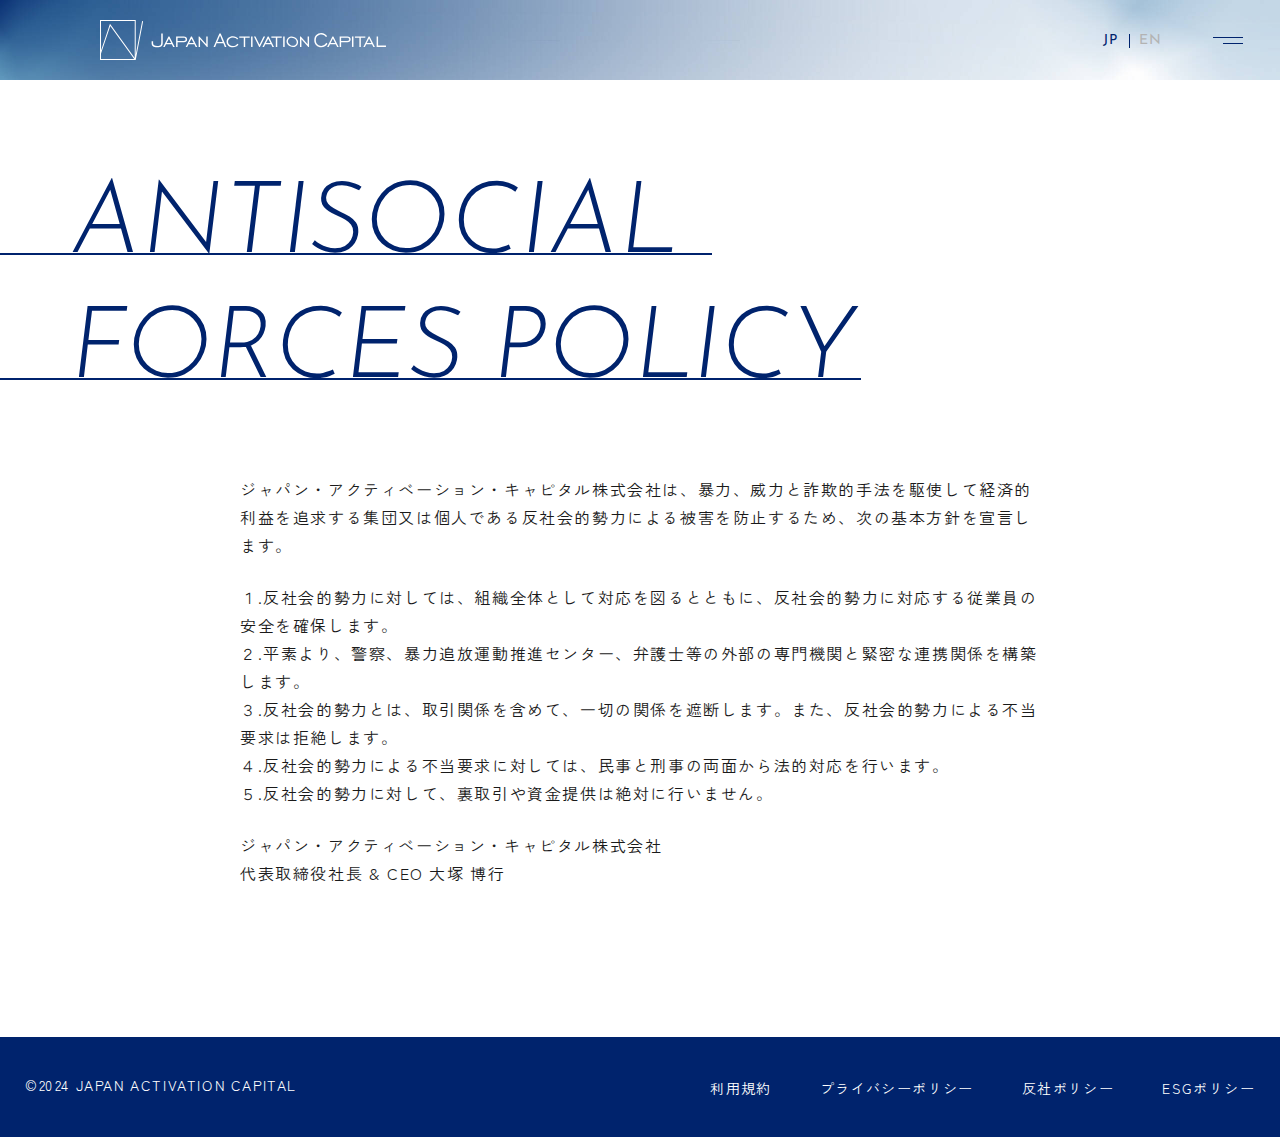
<file: archive/bone-kk/JAC_241030/antisocial/index.html>
<!DOCTYPE html>
<html lang="ja">

<head>
  <meta charset="UTF-8" />
  <meta name="viewport" content="width=device-width,initial-scale=1.0" />
  <meta name="format-detection" content="telephone=no" />
  <!-- meta情報 -->
  <title>
    反社会的勢力に対する基本方針 | JAPAN ACTIVATION CAPITAL
  </title>
  <link rel="alternate" hreflang="ja" href="https://japanactivationcapital.com/antisocial/">
  <link rel="icon" sizes="48x48" href="/jac/favicon.png">
  <link rel="apple-touch-icon" sizes="180x180" href="/jac/apple-touch-icon.png">
  <link rel="icon" sizes="any" href="/favicon.svg" type="image/svg+xml">
  <meta property="og:type" content="website">
  <meta property="og:site_name" content="JAPAN ACTIVATION CAPITAL">
  <meta property="og:title" content="反社会的勢力に対する基本方針 | JAPAN ACTIVATION CAPITAL">
  <meta property="og:description" content="長期的かつ持続的な「期待感」を生める企業への変革を意図する経営陣を有する企業を、中長期でのマイノリティー投資を通じて、主要株主として支援します">
  <meta property="og:url" content="https://japanactivationcapital.com/antisocial/">
  <meta property="og:image" content="https://b-webwork.com/jac/img/og_image.png">
  <meta name="twitter:card" content="summary_large_image">
  <meta name="description" content="長期的かつ持続的な「期待感」を生める企業への変革を意図する経営陣を有する企業を、中長期でのマイノリティー投資を通じて、主要株主として支援します">
  <meta name="generator" content="Lume v2.3.3">
  <meta name="twitter:label1" content="Author">
  <meta name="twitter:data1" content="JAC">
  <!-- Google font -->
  <link rel="preconnect" href="https://fonts.googleapis.com">
  <link rel="preconnect" href="https://fonts.gstatic.com" crossorigin>
  <link
    href="https://fonts.googleapis.com/css2?family=Josefin+Sans:ital,wght@0,100..700;1,100..700&family=Zen+Kaku+Gothic+New:wght@400;500;700&display=swap"
    rel="stylesheet">
  <!-- css -->
  <link rel="stylesheet" href="../css/styles.css">
  <!-- JavaScript -->
  <script defer src="https://code.jquery.com/jquery-3.6.0.js"></script>
  <script type="module" src="../js/script.js"></script>
</head>

<body>
  <div class="l-wrapper">
    <!-- l-header -->
    <header class="l-header">
      <div class="l-header__inner">
        <div class="l-header__logo">
          <a href="/jac/">
            <img src="../img/common/logo_header.svg" alt="ジャパン・アクティベーション・キャピタル株式会社" width="286" height="40"
              decoding="async">
          </a>
        </div>
        <div class="l-header__control">
          <div class="c-lang-switch c-lang-switch--primary">
            <a href="../" class="c-lang-switch__link is-active">jp</a>
            <a href="../en/" class="c-lang-switch__link">en</a>
          </div>
          <div class="l-header__button">
            <button type="button" class="c-hamburger c-hamburger--primary js-hamburger-button"
              aria-controls="js-global-menu" aria-expanded="false" aria-label="グローバルメニューを開閉する">
              <span class="c-hamburger__line">
              </span>
            </button>
          </div>
        </div>
      </div>
    </header>
    <!-- /l-header -->
    <!-- p-global-menu -->
    <div class="p-global-menu" id="js-global-menu" aria-hidden="true">
      <div class="p-global-menu__header">
        <div class="p-global-menu__control">
          <div class="p-global-menu__button">
            <button type="button" class="c-hamburger js-hamburger-button" aria-controls="js-global-menu"
              aria-expanded="false" aria-label="グローバルメニューを開閉する">
              <span class="c-hamburger__line">
              </span>
            </button>
          </div>
        </div>
      </div>
      <div class="p-global-menu__body">
        <div class="p-global-menu__logo">
          <a href="/jac/">
            <img src="../img/common/logo_white.svg" alt="ジャパン・アクティベーション・キャピタル株式会社" width="260" height="80"
              decoding="async">
          </a>
        </div>
        <nav class="p-global-menu__nav">
          <div class="p-global-menu__nav-cols">
            <div>
              <ul class="p-global-menu__nav-list">
                <li class="p-global-menu__nav-item"><a href="../#about">about</a></li>
                <li class="p-global-menu__nav-item"><a href="../#message">message</a></li>
                <li class="p-global-menu__nav-item"><a href="../#mission">mission& goal</a></li>
                <li class="p-global-menu__nav-item"><a href="../#strategy">strategy</a></li>
                <li class="p-global-menu__nav-item"><a href="../#approach">approach</a></li>
                <li class="p-global-menu__nav-item"><a href="../team/">team</a></li>
              </ul>
            </div>
            <div>
              <ul class="p-global-menu__nav-list">
                <li class="p-global-menu__nav-item"><a href="../news/">news</a></li>
                <li class="p-global-menu__nav-item"><a href="../#office">office</a></li>
                <li class="p-global-menu__nav-item"><a href="../#contact">contact</a></li>
              </ul>
              <ul class="p-global-menu__sub-list">
                <li class="p-global-menu__sub-item"><a href="../terms/">利用規約</a></li>
                <li class="p-global-menu__sub-item"><a href="../privacy/">プライバシーポリシー</a></li>
                <li class="p-global-menu__sub-item"><a href="../antisocial/">反社ポリシー</a></li>
                <li class="p-global-menu__sub-item"><a href="../esg/">ESGポリシー</a></li>
              </ul>
            </div>
          </div>
        </nav>
      </div>
    </div>
    <div class="p-global-menu__overlay" id="js-global-menu-overlay">
    </div>
    <!-- /p-global-menu -->
    <main class="l-subpage">
      <!-- p-sub-page-header -->
      <div class="p-sub-page-header">
        <div class="p-sub-page-header__inner l-inner">
          <h1 class="c-section-title c-section-title--small"><span>antisocial&nbsp;</span><br
              class="u-mobile"><span>forces policy</span></h1>
        </div>
      </div>
      <!-- /p-sub-page-header -->
      <!-- p-sub-page-body -->
      <div class="p-sub-page-body">
        <div class="p-sub-page-body__inner l-inner">
          <div class="p-sub-page-body__items">
            <p>ジャパン・アクティベーション・キャピタル株式会社は、暴力、威力と詐欺的手法を駆使して経済的利益を追求する集団又は個人である反社会的勢力による被害を防止するため、次の基本方針を宣言します。</p>
            <ul>
              <li>１.反社会的勢力に対しては、組織全体として対応を図るとともに、反社会的勢力に対応する従業員の安全を確保します。</li>
              <li>２.平素より、警察、暴力追放運動推進センター、弁護士等の外部の専門機関と緊密な連携関係を構築します。</li>
              <li>３.反社会的勢力とは、取引関係を含めて、一切の関係を遮断します。また、反社会的勢力による不当要求は拒絶します。</li>
              <li>４.反社会的勢力による不当要求に対しては、民事と刑事の両面から法的対応を行います。</li>
              <li>５.反社会的勢力に対して、裏取引や資金提供は絶対に行いません。</li>
            </ul>
            <p>
              ジャパン・アクティベーション・キャピタル株式会社<br>
              代表取締役社長 & CEO 大塚 博行
            </p>
          </div>
        </div>
      </div>
      <!-- /p-sub-page-body -->
    </main>
    <!-- l-footer -->
    <footer class="l-footer">
      <div class="l-footer__inner l-inner">
        <nav class="l-footer__nav">
          <ul class="l-footer__nav-list">
            <li class="l-footer__nav-item"><a href="../terms/">利用規約</a></li>
            <li class="l-footer__nav-item"><a href="../privacy/">プライバシーポリシー</a></li>
            <li class="l-footer__nav-item"><a href="../antisocial/">反社ポリシー</a></li>
            <li class="l-footer__nav-item"><a href="../esg/">ESGポリシー</a></li>
          </ul>
        </nav>
        <small class="l-footer__copy">©2024 JAPAN ACTIVATION CAPITAL</small>
      </div>
    </footer>
    <!-- /l-footer -->
  </div>
</body>

</html>
</file>
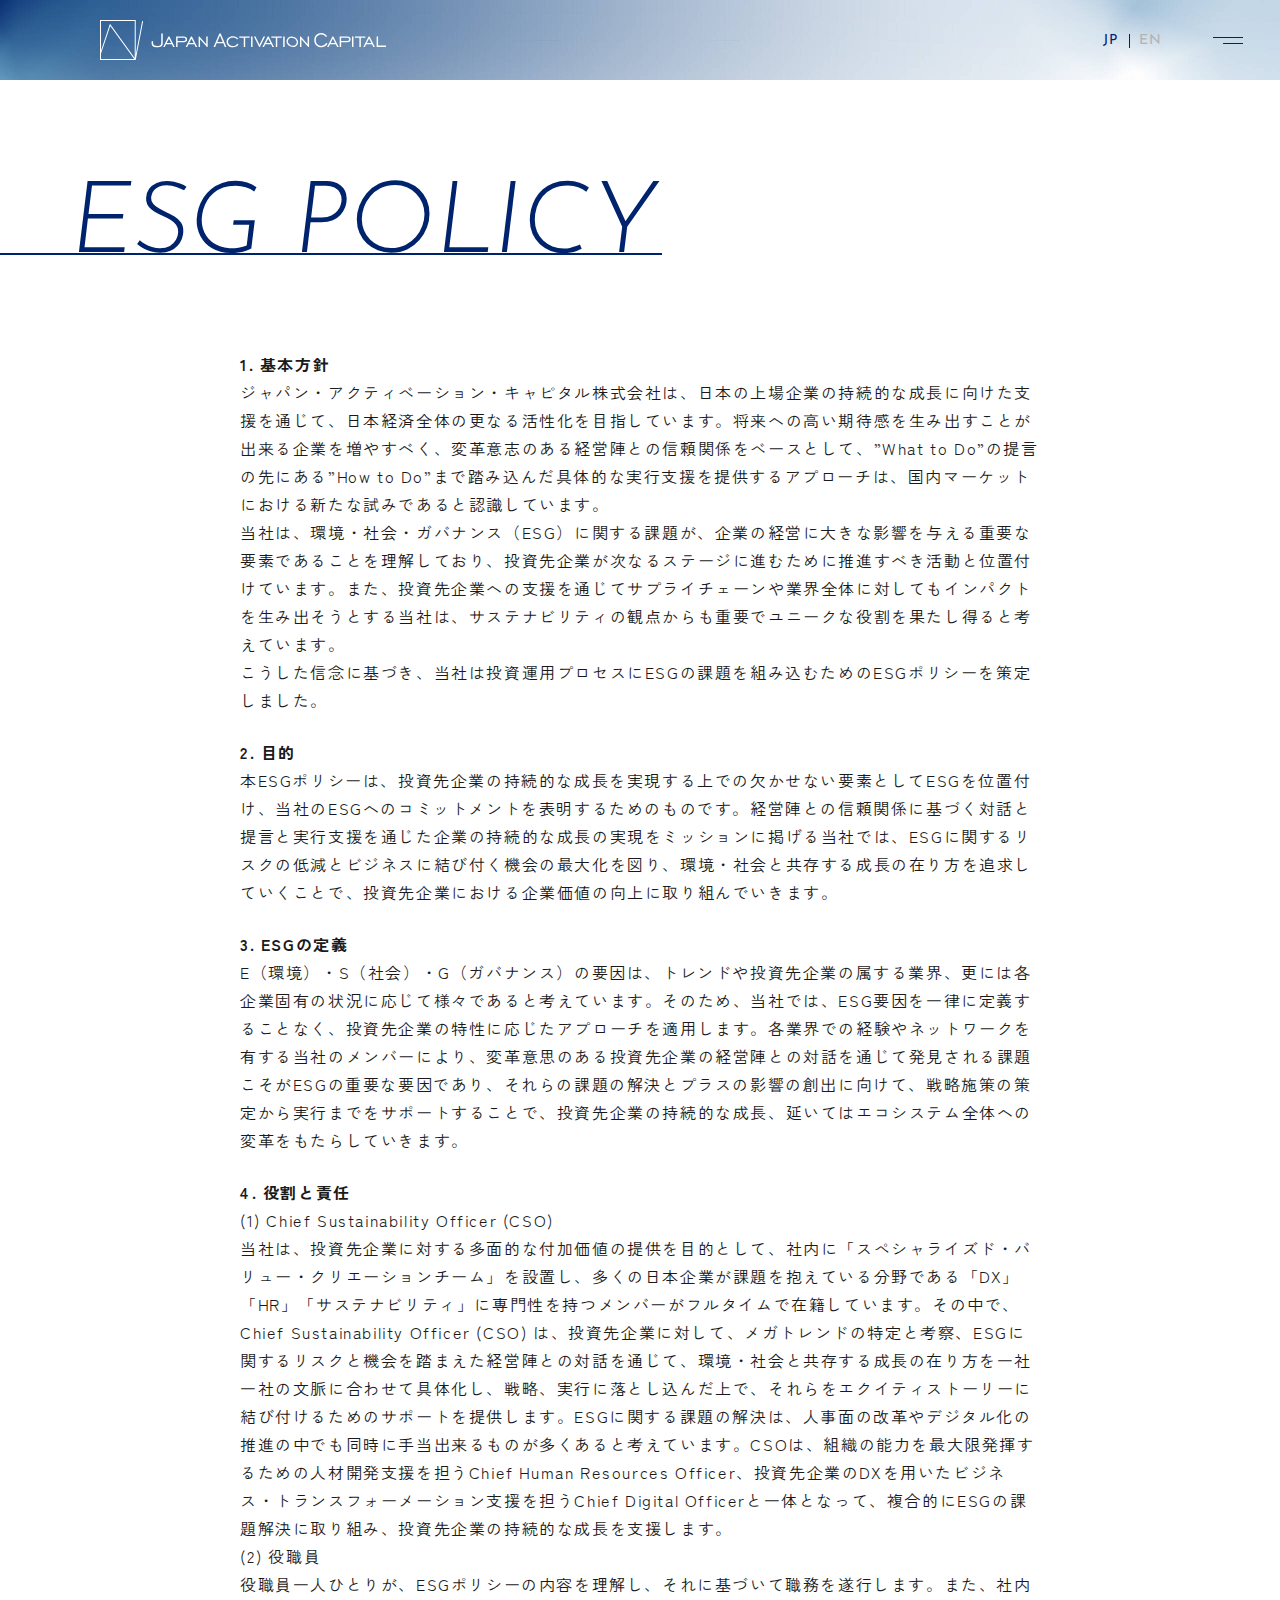
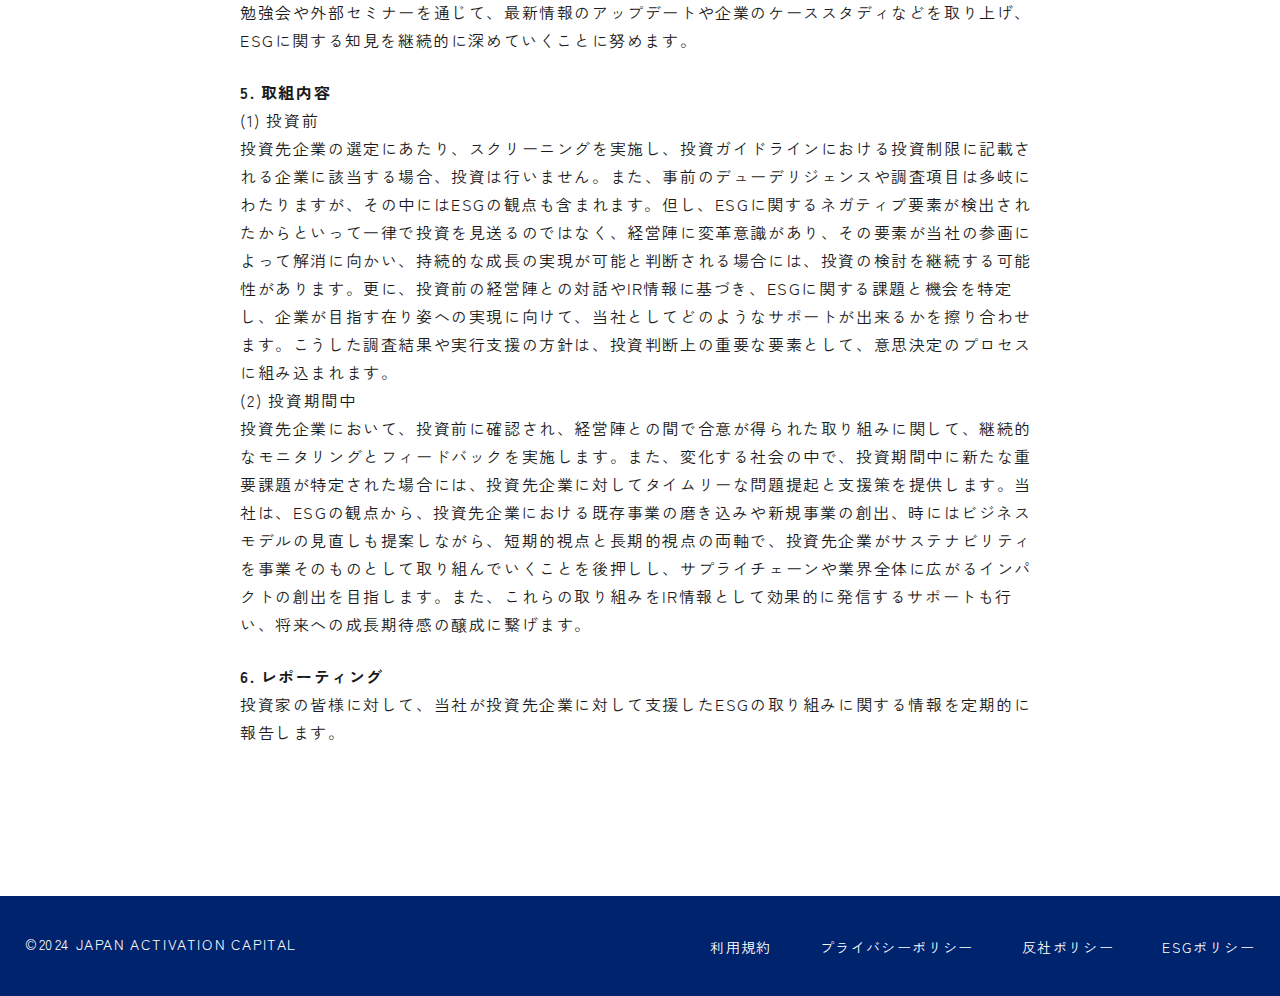
<file: archive/bone-kk/JAC_241030/esg/index.html>
<!DOCTYPE html>
<html lang="ja">

<head>
  <meta charset="UTF-8" />
  <meta name="viewport" content="width=device-width,initial-scale=1.0" />
  <meta name="format-detection" content="telephone=no" />
  <!-- meta情報 -->
  <title>
    ESG ポリシー | JAPAN ACTIVATION CAPITAL
  </title>
  <meta name="description" content="" />
  <!-- ogp -->
  <meta property="og:title" content="" />
  <meta property="og:type" content="" />
  <meta property="og:url" content="" />
  <meta property="og:image" content="https://b-webwork.com/jac/img/og_image.png">
  <meta property="og:site_name" content="" />
  <meta property="og:description" content="" />
  <!-- ファビコン -->
  <link rel="icon" sizes="48x48" href="/jac/favicon.png">
  <link rel="apple-touch-icon" sizes="180x180" href="/jac/apple-touch-icon.png">
  <!-- Twitterカード -->
  <meta name="twitter:card" content="summary_large_image">
  <meta name="twitter:site" content="@アカウント名を入力">
  <!-- URLの正規化 -->
  <link rel=canonical href="正規のURL">
  <!-- Google font -->
  <link rel="preconnect" href="https://fonts.googleapis.com">
  <link rel="preconnect" href="https://fonts.gstatic.com" crossorigin>
  <link
    href="https://fonts.googleapis.com/css2?family=Josefin+Sans:ital,wght@0,100..700;1,100..700&family=Zen+Kaku+Gothic+New:wght@400;500;700&display=swap"
    rel="stylesheet">
  <!-- css -->
  <link rel="stylesheet" href="../css/styles.css">
  <!-- JavaScript -->
  <script defer src="https://code.jquery.com/jquery-3.6.0.js"></script>
  <script type="module" src="../js/script.js"></script>
</head>

<body>
  <div class="l-wrapper">
    <!-- l-header -->
    <header class="l-header">
      <div class="l-header__inner">
        <div class="l-header__logo">
          <a href="/jac/">
            <img src="../img/common/logo_header.svg" alt="ジャパン・アクティベーション・キャピタル株式会社" width="286" height="40"
              decoding="async">
          </a>
        </div>
        <div class="l-header__control">
          <div class="c-lang-switch c-lang-switch--primary">
            <a href="../" class="c-lang-switch__link is-active">jp</a>
            <a href="../en/" class="c-lang-switch__link">en</a>
          </div>
          <div class="l-header__button">
            <button type="button" class="c-hamburger c-hamburger--primary js-hamburger-button"
              aria-controls="js-global-menu" aria-expanded="false" aria-label="グローバルメニューを開閉する">
              <span class="c-hamburger__line">
              </span>
            </button>
          </div>
        </div>
      </div>
    </header>
    <!-- /l-header -->
    <!-- p-global-menu -->
    <div class="p-global-menu" id="js-global-menu" aria-hidden="true">
      <div class="p-global-menu__header">
        <div class="p-global-menu__control">
          <div class="p-global-menu__button">
            <button type="button" class="c-hamburger js-hamburger-button" aria-controls="js-global-menu"
              aria-expanded="false" aria-label="グローバルメニューを開閉する">
              <span class="c-hamburger__line">
              </span>
            </button>
          </div>
        </div>
      </div>
      <div class="p-global-menu__body">
        <div class="p-global-menu__logo">
          <a href="/jac/">
            <img src="../img/common/logo_white.svg" alt="ジャパン・アクティベーション・キャピタル株式会社" width="260" height="80"
              decoding="async">
          </a>
        </div>
        <nav class="p-global-menu__nav">
          <div class="p-global-menu__nav-cols">
            <div>
              <ul class="p-global-menu__nav-list">
                <li class="p-global-menu__nav-item"><a href="../#about">about</a></li>
                <li class="p-global-menu__nav-item"><a href="../#message">message</a></li>
                <li class="p-global-menu__nav-item"><a href="../#mission">mission& goal</a></li>
                <li class="p-global-menu__nav-item"><a href="../#strategy">strategy</a></li>
                <li class="p-global-menu__nav-item"><a href="../#approach">approach</a></li>
                <li class="p-global-menu__nav-item"><a href="../team/">team</a></li>
              </ul>
            </div>
            <div>
              <ul class="p-global-menu__nav-list">
                <li class="p-global-menu__nav-item"><a href="../news/">news</a></li>
                <li class="p-global-menu__nav-item"><a href="../#office">office</a></li>
                <li class="p-global-menu__nav-item"><a href="../#contact">contact</a></li>
              </ul>
              <ul class="p-global-menu__sub-list">
                <li class="p-global-menu__sub-item"><a href="../terms/">利用規約</a></li>
                <li class="p-global-menu__sub-item"><a href="../privacy/">プライバシーポリシー</a></li>
                <li class="p-global-menu__sub-item"><a href="../antisocial/">反社ポリシー</a></li>
                <li class="p-global-menu__sub-item"><a href="../esg/">ESGポリシー</a></li>
              </ul>
            </div>
          </div>
        </nav>
      </div>
    </div>
    <div class="p-global-menu__overlay" id="js-global-menu-overlay">
    </div>
    <!-- /p-global-menu -->
    <main class="l-subpage">
      <!-- p-sub-page-header -->
      <div class="p-sub-page-header">
        <div class="p-sub-page-header__inner l-inner">
          <h1 class="c-section-title c-section-title--small"><span>esg policy</span></h1>
        </div>
      </div>
      <!-- /p-sub-page-header -->
      <!-- p-sub-page-body -->
      <div class="p-sub-page-body">
        <div class="p-sub-page-body__inner l-inner">
          <ul class="p-sub-page-body__items">
            <li>
              <strong>1. 基本方針</strong><br>
              ジャパン・アクティベーション・キャピタル株式会社は、日本の上場企業の持続的な成長に向けた支援を通じて、日本経済全体の更なる活性化を目指しています。将来への高い期待感を生み出すことが出来る企業を増やすべく、変革意志のある経営陣との信頼関係をベースとして、”What
              to Do”の提言の先にある”How to Do”まで踏み込んだ具体的な実行支援を提供するアプローチは、国内マーケットにおける新たな試みであると認識しています。<br>
              当社は、環境・社会・ガバナンス（ESG）に関する課題が、企業の経営に大きな影響を与える重要な要素であることを理解しており、投資先企業が次なるステージに進むために推進すべき活動と位置付けています。また、投資先企業への支援を通じてサプライチェーンや業界全体に対してもインパクトを生み出そうとする当社は、サステナビリティの観点からも重要でユニークな役割を果たし得ると考えています。<br>
              こうした信念に基づき、当社は投資運用プロセスにESGの課題を組み込むためのESGポリシーを策定しました。
            </li>
            <li>
              <strong>2. 目的</strong><br>
              本ESGポリシーは、投資先企業の持続的な成長を実現する上での欠かせない要素としてESGを位置付け、当社のESGへのコミットメントを表明するためのものです。経営陣との信頼関係に基づく対話と提言と実行支援を通じた企業の持続的な成長の実現をミッションに掲げる当社では、ESGに関するリスクの低減とビジネスに結び付く機会の最大化を図り、環境・社会と共存する成長の在り方を追求していくことで、投資先企業における企業価値の向上に取り組んでいきます。
            </li>
            <li>
              <strong>3. ESGの定義</strong><br>
              E（環境）・S（社会）・G（ガバナンス）の要因は、トレンドや投資先企業の属する業界、更には各企業固有の状況に応じて様々であると考えています。そのため、当社では、ESG要因を一律に定義することなく、投資先企業の特性に応じたアプローチを適用します。各業界での経験やネットワークを有する当社のメンバーにより、変革意思のある投資先企業の経営陣との対話を通じて発見される課題こそがESGの重要な要因であり、それらの課題の解決とプラスの影響の創出に向けて、戦略施策の策定から実行までをサポートすることで、投資先企業の持続的な成長、延いてはエコシステム全体への変革をもたらしていきます。
            </li>
            <li>
              <strong>4. 役割と責任</strong><br>
              <ul>
                <li>
                  (1) Chief Sustainability Officer (CSO)<br>
                  当社は、投資先企業に対する多面的な付加価値の提供を目的として、社内に「スペシャライズド・バリュー・クリエーションチーム」を設置し、多くの日本企業が課題を抱えている分野である「DX」「HR」「サステナビリティ」に専門性を持つメンバーがフルタイムで在籍しています。その中で、Chief
                  Sustainability Officer (CSO)
                  は、投資先企業に対して、メガトレンドの特定と考察、ESGに関するリスクと機会を踏まえた経営陣との対話を通じて、環境・社会と共存する成長の在り方を一社一社の文脈に合わせて具体化し、戦略、実行に落とし込んだ上で、それらをエクイティストーリーに結び付けるためのサポートを提供します。ESGに関する課題の解決は、人事面の改革やデジタル化の推進の中でも同時に手当出来るものが多くあると考えています。CSOは、組織の能力を最大限発揮するための人材開発支援を担うChief
                  Human Resources Officer、投資先企業のDXを用いたビジネス・トランスフォーメーション支援を担うChief Digital
                  Officerと一体となって、複合的にESGの課題解決に取り組み、投資先企業の持続的な成長を支援します。
                </li>
                <li>
                  (2) 役職員<br>
                  役職員一人ひとりが、ESGポリシーの内容を理解し、それに基づいて職務を遂行します。また、社内勉強会や外部セミナーを通じて、最新情報のアップデートや企業のケーススタディなどを取り上げ、ESGに関する知見を継続的に深めていくことに努めます。
                </li>
              </ul>
            </li>
            <li>
              <strong>5. 取組内容</strong><br>
              <ul>
                <li>
                  (1) 投資前<br>
                  投資先企業の選定にあたり、スクリーニングを実施し、投資ガイドラインにおける投資制限に記載される企業に該当する場合、投資は行いません。また、事前のデューデリジェンスや調査項目は多岐にわたりますが、その中にはESGの観点も含まれます。但し、ESGに関するネガティブ要素が検出されたからといって一律で投資を見送るのではなく、経営陣に変革意識があり、その要素が当社の参画によって解消に向かい、持続的な成長の実現が可能と判断される場合には、投資の検討を継続する可能性があります。更に、投資前の経営陣との対話やIR情報に基づき、ESGに関する課題と機会を特定し、企業が目指す在り姿への実現に向けて、当社としてどのようなサポートが出来るかを擦り合わせます。こうした調査結果や実行支援の方針は、投資判断上の重要な要素として、意思決定のプロセスに組み込まれます。
                </li>
                <li>
                  (2) 投資期間中<br>
                  投資先企業において、投資前に確認され、経営陣との間で合意が得られた取り組みに関して、継続的なモニタリングとフィードバックを実施します。また、変化する社会の中で、投資期間中に新たな重要課題が特定された場合には、投資先企業に対してタイムリーな問題提起と支援策を提供します。当社は、ESGの観点から、投資先企業における既存事業の磨き込みや新規事業の創出、時にはビジネスモデルの見直しも提案しながら、短期的視点と長期的視点の両軸で、投資先企業がサステナビリティを事業そのものとして取り組んでいくことを後押しし、サプライチェーンや業界全体に広がるインパクトの創出を目指します。また、これらの取り組みをIR情報として効果的に発信するサポートも行い、将来への成長期待感の醸成に繋げます。
                </li>
              </ul>
            </li>
            <li>
              <strong>6. レポーティング</strong><br>
              投資家の皆様に対して、当社が投資先企業に対して支援したESGの取り組みに関する情報を定期的に報告します。
            </li>
          </ul>
        </div>
      </div>
      <!-- /p-sub-page-body -->
    </main>
    <!-- l-footer -->
    <footer class="l-footer">
      <div class="l-footer__inner l-inner">
        <nav class="l-footer__nav">
          <ul class="l-footer__nav-list">
            <li class="l-footer__nav-item"><a href="../terms/">利用規約</a></li>
            <li class="l-footer__nav-item"><a href="../privacy/">プライバシーポリシー</a></li>
            <li class="l-footer__nav-item"><a href="../antisocial/">反社ポリシー</a></li>
            <li class="l-footer__nav-item"><a href="../esg/">ESGポリシー</a></li>
          </ul>
        </nav>
        <small class="l-footer__copy">©2024 JAPAN ACTIVATION CAPITAL</small>
      </div>
    </footer>
    <!-- /l-footer -->
  </div>
</body>

</html>
</file>
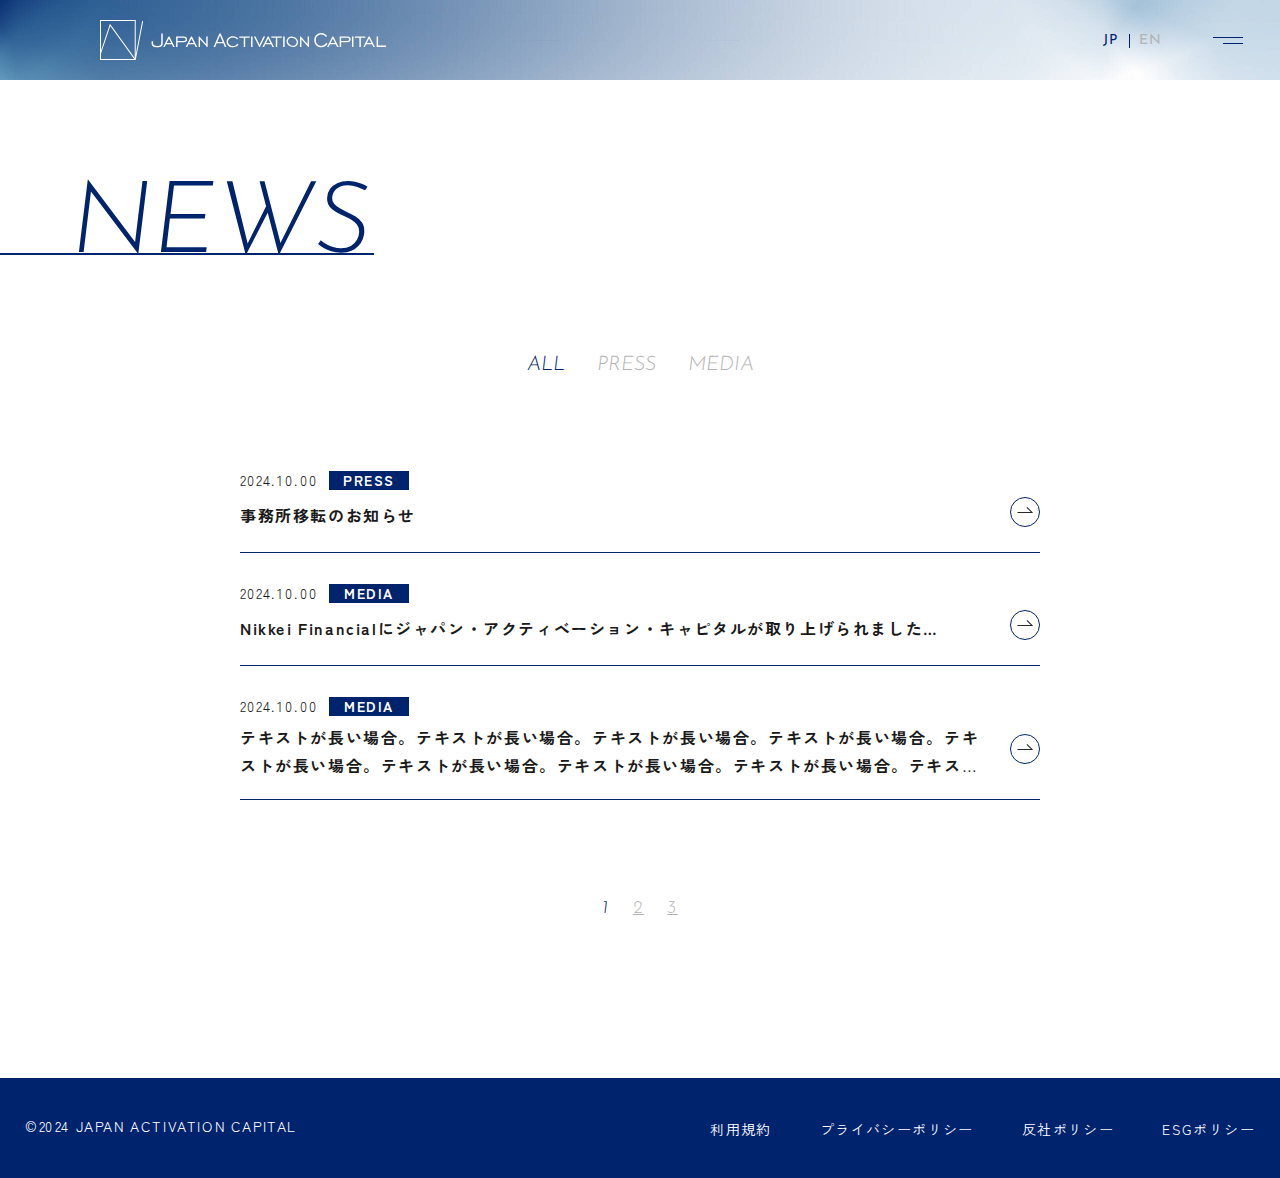
<file: archive/bone-kk/JAC_241030/news/index.html>
<!DOCTYPE html>
<html lang="ja">

<head>
  <meta charset="UTF-8" />
  <meta name="viewport" content="width=device-width,initial-scale=1.0" />
  <meta name="format-detection" content="telephone=no" />
  <!-- meta情報 -->
  <title>
    News &amp; Media | JAPAN ACTIVATION CAPITAL
  </title>
  <link rel="alternate" hreflang="en" href="https://japanactivationcapital.com/en/news/">
  <link rel="alternate" hreflang="ja" href="https://japanactivationcapital.com/news/">
  <link rel="icon" sizes="48x48" href="/jac/favicon.png">
  <link rel="apple-touch-icon" sizes="180x180" href="/jac/apple-touch-icon.png">
  <link rel="icon" sizes="any" href="/favicon.svg" type="image/svg+xml">
  <meta property="og:type" content="website">
  <meta property="og:site_name" content="JAPAN ACTIVATION CAPITAL">
  <meta property="og:title" content="News &amp; Media">
  <meta property="og:description" content="社内ニュースページや外部ニュースへのリンクを含む、ジャパン・アクティベーション・キャピタル ニュース 一覧">
  <meta property="og:url" content="https://japanactivationcapital.com/news/">
  <meta property="og:image" content="https://b-webwork.com/jac/img/og_image.png">
  <meta name="twitter:card" content="summary_large_image">
  <meta name="description" content="社内ニュースページや外部ニュースへのリンクを含む、ジャパン・アクティベーション・キャピタル ニュース 一覧">
  <meta name="twitter:label1" content="Author">
  <meta name="twitter:data1" content="JAC">
  <!-- Google font -->
  <link rel="preconnect" href="https://fonts.googleapis.com">
  <link rel="preconnect" href="https://fonts.gstatic.com" crossorigin>
  <link
    href="https://fonts.googleapis.com/css2?family=Josefin+Sans:ital,wght@0,100..700;1,100..700&family=Zen+Kaku+Gothic+New:wght@400;500;700&display=swap"
    rel="stylesheet">
  <!-- css -->
  <link rel="stylesheet" href="../css/styles.css">
  <!-- JavaScript -->
  <script defer src="https://code.jquery.com/jquery-3.6.0.js"></script>
  <script type="module" src="../js/script.js"></script>
</head>

<body>
  <div class="l-wrapper">
    <!-- l-header -->
    <header class="l-header">
      <div class="l-header__inner">
        <div class="l-header__logo">
          <a href="/jac/">
            <img src="../img/common/logo_header.svg" alt="ジャパン・アクティベーション・キャピタル株式会社" width="286" height="40"
              decoding="async">
          </a>
        </div>
        <div class="l-header__control">
          <div class="c-lang-switch c-lang-switch--primary">
            <a href="../" class="c-lang-switch__link is-active">jp</a>
            <a href="../en/" class="c-lang-switch__link">en</a>
          </div>
          <div class="l-header__button">
            <button type="button" class="c-hamburger c-hamburger--primary js-hamburger-button"
              aria-controls="js-global-menu" aria-expanded="false" aria-label="グローバルメニューを開閉する">
              <span class="c-hamburger__line">
              </span>
            </button>
          </div>
        </div>
      </div>
    </header>
    <!-- /l-header -->
    <!-- p-global-menu -->
    <div class="p-global-menu" id="js-global-menu" aria-hidden="true">
      <div class="p-global-menu__header">
        <div class="p-global-menu__control">
          <div class="p-global-menu__button">
            <button type="button" class="c-hamburger js-hamburger-button" aria-controls="js-global-menu"
              aria-expanded="false" aria-label="グローバルメニューを開閉する">
              <span class="c-hamburger__line">
              </span>
            </button>
          </div>
        </div>
      </div>
      <div class="p-global-menu__body">
        <div class="p-global-menu__logo">
          <a href="/jac/">
            <img src="../img/common/logo_white.svg" alt="ジャパン・アクティベーション・キャピタル株式会社" width="260" height="80"
              decoding="async">
          </a>
        </div>
        <nav class="p-global-menu__nav">
          <div class="p-global-menu__nav-cols">
            <div>
              <ul class="p-global-menu__nav-list">
                <li class="p-global-menu__nav-item"><a href="../#about">about</a></li>
                <li class="p-global-menu__nav-item"><a href="../#message">message</a></li>
                <li class="p-global-menu__nav-item"><a href="../#mission">mission& goal</a></li>
                <li class="p-global-menu__nav-item"><a href="../#strategy">strategy</a></li>
                <li class="p-global-menu__nav-item"><a href="../#approach">approach</a></li>
                <li class="p-global-menu__nav-item"><a href="../team/">team</a></li>
              </ul>
            </div>
            <div>
              <ul class="p-global-menu__nav-list">
                <li class="p-global-menu__nav-item"><a href="../news/">news</a></li>
                <li class="p-global-menu__nav-item"><a href="../#office">office</a></li>
                <li class="p-global-menu__nav-item"><a href="../#contact">contact</a></li>
              </ul>
              <ul class="p-global-menu__sub-list">
                <li class="p-global-menu__sub-item"><a href="../terms/">利用規約</a></li>
                <li class="p-global-menu__sub-item"><a href="../privacy/">プライバシーポリシー</a></li>
                <li class="p-global-menu__sub-item"><a href="../antisocial/">反社ポリシー</a></li>
                <li class="p-global-menu__sub-item"><a href="../esg/">ESGポリシー</a></li>
              </ul>
            </div>
          </div>
        </nav>
      </div>
    </div>
    <div class="p-global-menu__overlay" id="js-global-menu-overlay">
    </div>
    <!-- /p-global-menu -->
    <main class="l-subpage">
      <!-- p-sub-page-header -->
      <div class="p-sub-page-header">
        <div class="p-sub-page-header__inner l-inner">
          <h1 class="c-section-title c-section-title--small"><span>news</span></h1>
        </div>
      </div>
      <!-- /p-sub-page-header -->
      <!-- p-archive-news -->
      <div class="p-archive-news">
        <div class="l-inner l-inner--s">
          <div class="c-tab">
            <ul class="p-archive-news__tab" role="tablist">
              <li data-tab="item" role="presentation">
                <button role="tab" class="p-archive-news__tab-button" aria-selected="true" aria-controls="tab-1"
                  data-tab="button">all</button>
              </li>
              <li data-tab="item" role="presentation">
                <button role="tab" class="p-archive-news__tab-button" aria-selected="false" aria-controls="tab-2"
                  data-tab="button">press</button>
              </li>
              <li data-tab="item" role="presentation">
                <button role="tab" class="p-archive-news__tab-button" aria-selected="false" aria-controls="tab-3"
                  data-tab="button">media</button>
              </li>
            </ul>
            <div class="p-archive-news__body">
              <div id="tab-1" class="c-tab__content" aria-hidden="false">
                <ul class="p-archive-news__list">
                  <li class="c-news-item c-news-item--archive">
                    <a href="../" class="c-news-item__link">
                      <time datetime="2024-01-01" class="c-news-item__date c-date">2024.10.00</time>
                      <p class="c-news-item__tag c-tag">press</p>
                      <p class="c-news-item__title"><span>事務所移転のお知らせ</span></p>
                      <div class="c-news-item__arrow"><span class="c-circle-arrow"></span></div>
                    </a>
                  </li>
                  <li class="c-news-item c-news-item--archive">
                    <a href="../" class="c-news-item__link">
                      <time datetime="2024-01-01" class="c-news-item__date c-date">2024.10.00</time>
                      <p class="c-news-item__tag c-tag">MEDIA</p>
                      <p class="c-news-item__title"><span>Nikkei Financialにジャパン・アクティベーション・キャピタルが取り上げられました…</span></p>
                      <div class="c-news-item__arrow"><span class="c-circle-arrow"></span></div>
                    </a>
                  </li>
                  <li class="c-news-item c-news-item--archive">
                    <a href="../" class="c-news-item__link">
                      <time datetime="2024-01-01" class="c-news-item__date c-date">2024.10.00</time>
                      <p class="c-news-item__tag c-tag">MEDIA</p>
                      <p class="c-news-item__title">
                        <span>テキストが長い場合。テキストが長い場合。テキストが長い場合。テキストが長い場合。テキストが長い場合。テキストが長い場合。テキストが長い場合。テキストが長い場合。テキストが長い場合。テキストが長い場合。テキストが長い場合。テキストが長い場合。</span>
                      </p>
                      <div class="c-news-item__arrow"><span class="c-circle-arrow"></span></div>
                    </a>
                  </li>
                </ul>
                <div class="p-archive-news__pagination">
                  <ul class="c-pagination">
                    <li class="c-pagination__item"><span>1</span></li>
                    <li class="c-pagination__item"><a href="/">2</a></li>
                    <li class="c-pagination__item"><a href="/">3</a></li>
                  </ul>
                </div>
              </div>
              <div id="tab-2" class="c-tab__content" aria-hidden="true">
                <ul class="p-archive-news__list">
                  <li class="c-news-item c-news-item--archive">
                    <a href="../" class="c-news-item__link">
                      <time datetime="2024-01-01" class="c-news-item__date c-date">2024.10.00</time>
                      <p class="c-news-item__tag c-tag">press</p>
                      <p class="c-news-item__title"><span>テキストが入ります。</span></p>
                      <div class="c-news-item__arrow"><span class="c-circle-arrow"></span></div>
                    </a>
                  </li>
                  <li class="c-news-item c-news-item--archive">
                    <a href="../" class="c-news-item__link">
                      <time datetime="2024-01-01" class="c-news-item__date c-date">2024.10.00</time>
                      <p class="c-news-item__tag c-tag">MEDIA</p>
                      <p class="c-news-item__title"><span>テキストが入ります。テキストが入ります。</span></p>
                      <div class="c-news-item__arrow"><span class="c-circle-arrow"></span></div>
                    </a>
                  </li>
                  <li class="c-news-item c-news-item--archive">
                    <a href="../" class="c-news-item__link">
                      <time datetime="2024-01-01" class="c-news-item__date c-date">2024.10.00</time>
                      <p class="c-news-item__tag c-tag">MEDIA</p>
                      <p class="c-news-item__title">
                        <span>テキストが長い場合。テキストが長い場合。テキストが長い場合。テキストが長い場合。テキストが長い場合。テキストが長い場合。テキストが長い場合。テキストが長い場合。テキストが長い場合。テキストが長い場合。テキストが長い場合。テキストが長い場合。</span>
                      </p>
                      <div class="c-news-item__arrow"><span class="c-circle-arrow"></span></div>
                    </a>
                  </li>
                </ul>
                <div class="p-archive-news__pagination">
                  <ul class="c-pagination">
                    <li class="c-pagination__item"><span>1</span></li>
                    <li class="c-pagination__item"><a href="/">2</a></li>
                    <li class="c-pagination__item"><a href="/">3</a></li>
                  </ul>
                </div>
              </div>
              <div id="tab-3" class="c-tab__content" aria-hidden="true">
                <ul class="p-archive-news__list">
                  <li class="c-news-item c-news-item--archive">
                    <a href="../" class="c-news-item__link">
                      <time datetime="2024-01-01" class="c-news-item__date c-date">2024.10.00</time>
                      <p class="c-news-item__tag c-tag">press</p>
                      <p class="c-news-item__title"><span>テキストが入ります。テキストが入ります。テキストが入ります。テキストが入ります。</span></p>
                      <div class="c-news-item__arrow"><span class="c-circle-arrow"></span></div>
                    </a>
                  </li>
                  <li class="c-news-item c-news-item--archive">
                    <a href="../" class="c-news-item__link">
                      <time datetime="2024-01-01" class="c-news-item__date c-date">2024.10.00</time>
                      <p class="c-news-item__tag c-tag">MEDIA</p>
                      <p class="c-news-item__title"><span>テキストが入ります。テキストが入ります。テキストが入ります。テキストが入ります。</span></p>
                      <div class="c-news-item__arrow"><span class="c-circle-arrow"></span></div>
                    </a>
                  </li>
                  <li class="c-news-item c-news-item--archive">
                    <a href="../" class="c-news-item__link">
                      <time datetime="2024-01-01" class="c-news-item__date c-date">2024.10.00</time>
                      <p class="c-news-item__tag c-tag">MEDIA</p>
                      <p class="c-news-item__title">
                        <span>テキストが長い場合。テキストが長い場合。テキストが長い場合。テキストが長い場合。テキストが長い場合。テキストが長い場合。テキストが長い場合。テキストが長い場合。テキストが長い場合。テキストが長い場合。テキストが長い場合。テキストが長い場合。</span>
                      </p>
                      <div class="c-news-item__arrow"><span class="c-circle-arrow"></span></div>
                    </a>
                  </li>
                </ul>
                <div class="p-archive-news__pagination">
                  <ul class="c-pagination">
                    <li class="c-pagination__item"><span>1</span></li>
                    <li class="c-pagination__item"><a href="/">2</a></li>
                    <li class="c-pagination__item"><a href="/">3</a></li>
                  </ul>
                </div>
              </div>
            </div>
          </div>
        </div>
      </div>
      <!-- /p-archive-news -->
    </main>
    <!-- l-footer -->
    <footer class="l-footer">
      <div class="l-footer__inner l-inner">
        <nav class="l-footer__nav">
          <ul class="l-footer__nav-list">
            <li class="l-footer__nav-item"><a href="../terms/">利用規約</a></li>
            <li class="l-footer__nav-item"><a href="../privacy/">プライバシーポリシー</a></li>
            <li class="l-footer__nav-item"><a href="../antisocial/">反社ポリシー</a></li>
            <li class="l-footer__nav-item"><a href="../esg/">ESGポリシー</a></li>
          </ul>
        </nav>
        <small class="l-footer__copy">©2024 JAPAN ACTIVATION CAPITAL</small>
      </div>
    </footer>
    <!-- /l-footer -->
  </div>
</body>

</html>
</file>
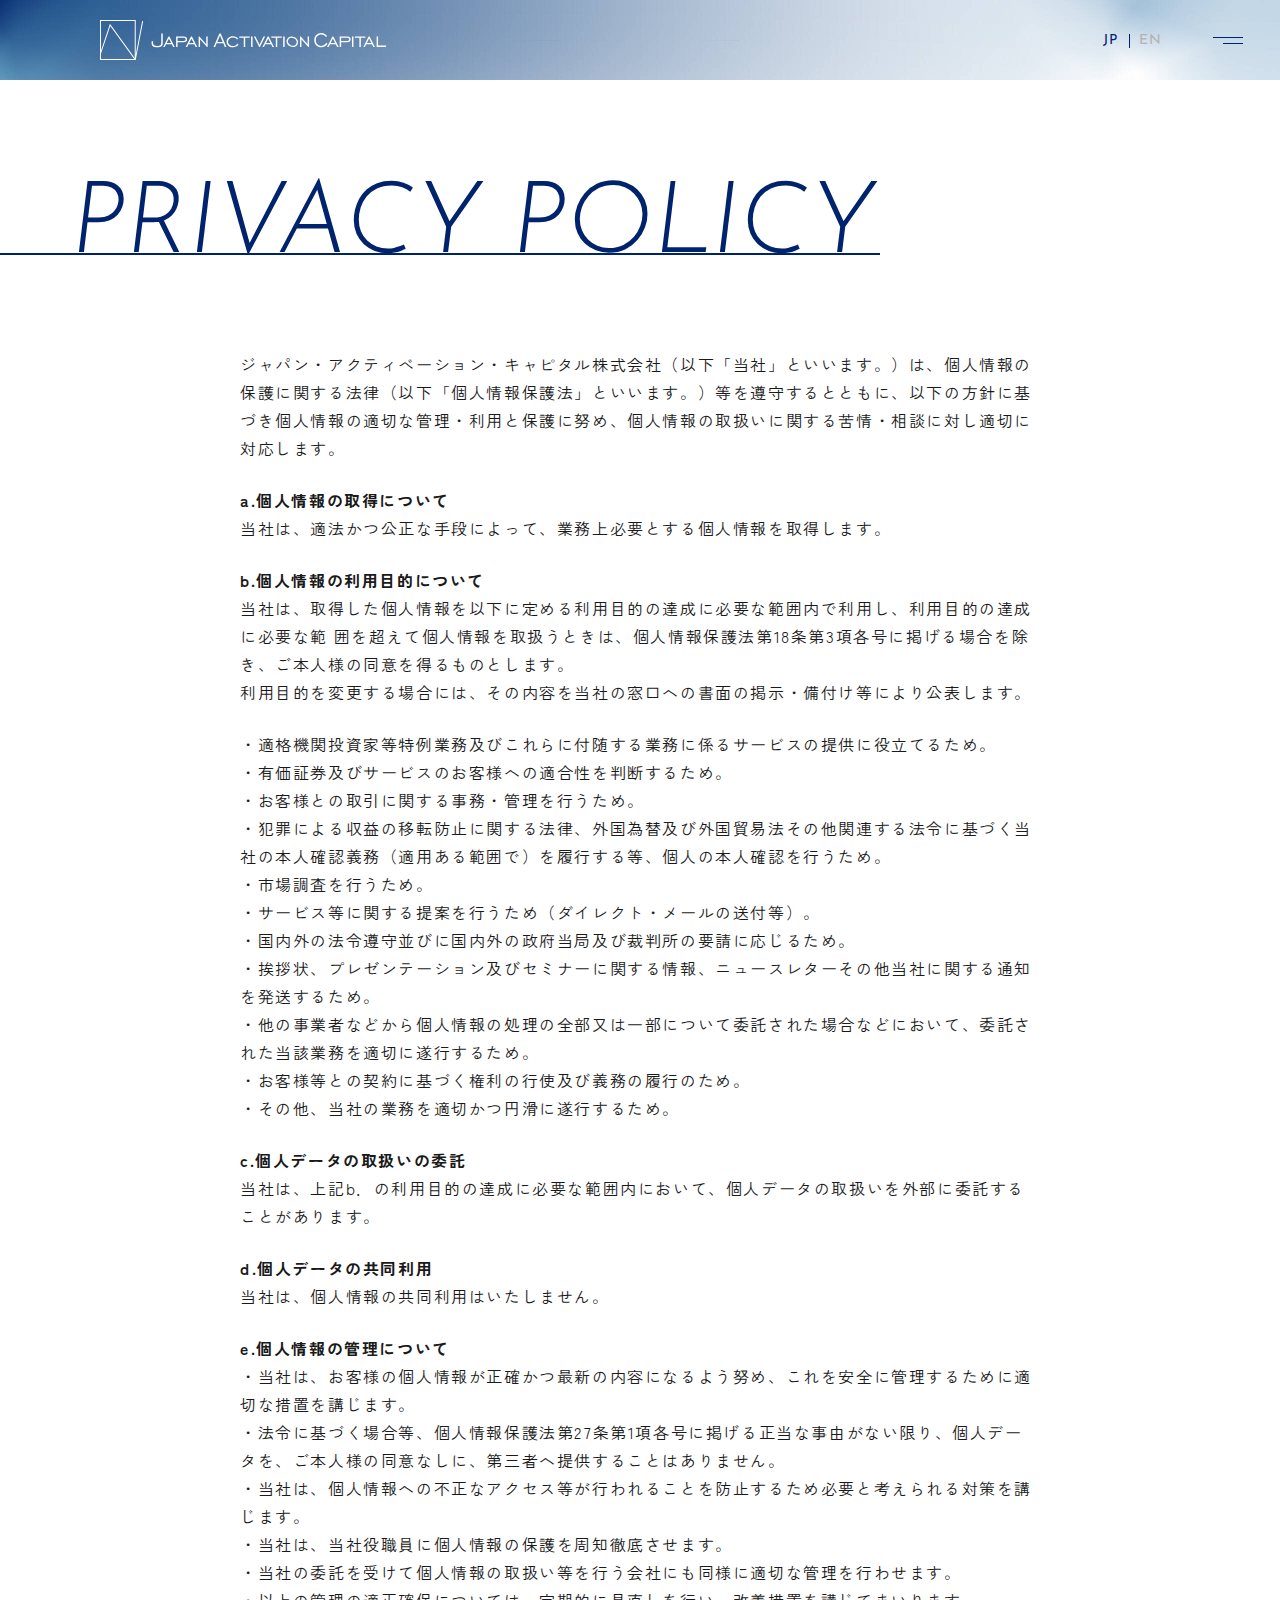
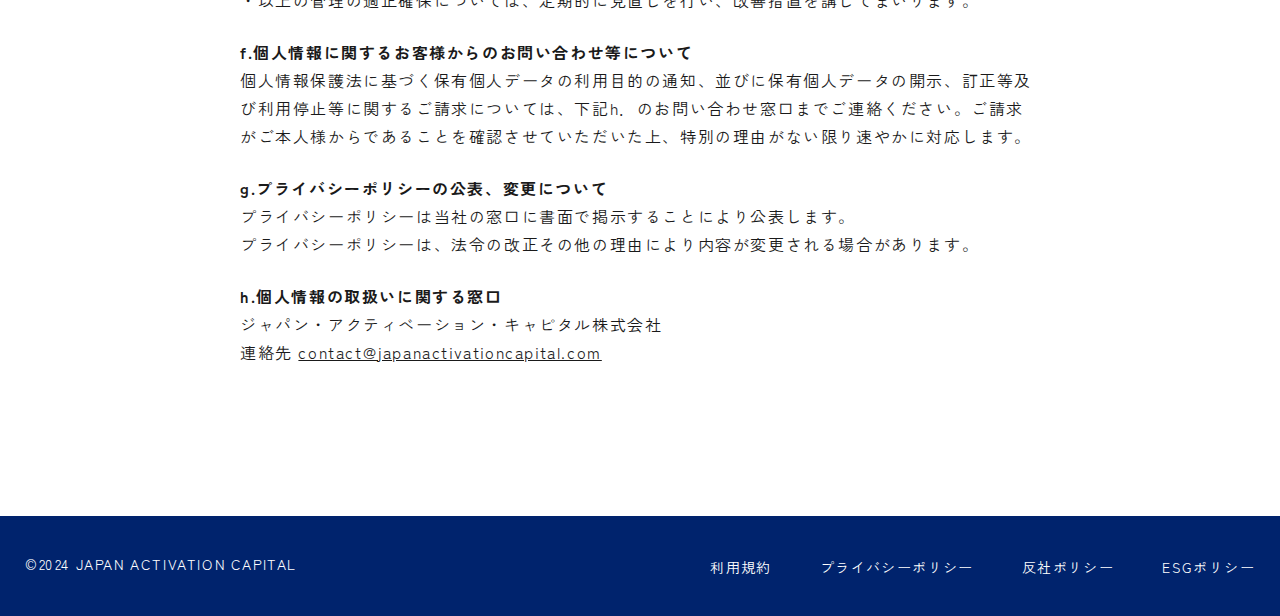
<file: archive/bone-kk/JAC_241030/privacy/index.html>
<!DOCTYPE html>
<html lang="ja">

<head>
  <meta charset="UTF-8" />
  <meta name="viewport" content="width=device-width,initial-scale=1.0" />
  <meta name="format-detection" content="telephone=no" />
  <!-- meta情報 -->
  <title>
    プライバシーポリシー | JAPAN ACTIVATION CAPITAL
  </title>
  <link rel="alternate" hreflang="en" href="https://japanactivationcapital.com/en/privacy/">
  <link rel="alternate" hreflang="ja" href="https://japanactivationcapital.com/privacy/">
  <link rel="icon" sizes="48x48" href="/jac/favicon.png">
  <link rel="apple-touch-icon" sizes="180x180" href="/jac/apple-touch-icon.png">
  <link rel="icon" sizes="any" href="/favicon.svg" type="image/svg+xml">
  <meta property="og:type" content="website">
  <meta property="og:site_name" content="JAPAN ACTIVATION CAPITAL">
  <meta property="og:title" content="プライバシーポリシー | JAPAN ACTIVATION CAPITAL">
  <meta property="og:description" content="長期的かつ持続的な「期待感」を生める企業への変革を意図する経営陣を有する企業を、中長期でのマイノリティー投資を通じて、主要株主として支援します">
  <meta property="og:url" content="https://japanactivationcapital.com/privacy/">
  <meta property="og:image" content="https://b-webwork.com/jac/img/og_image.png">
  <meta name="twitter:card" content="summary_large_image">
  <meta name="description" content="長期的かつ持続的な「期待感」を生める企業への変革を意図する経営陣を有する企業を、中長期でのマイノリティー投資を通じて、主要株主として支援します">
  <meta name="twitter:label1" content="Author">
  <meta name="twitter:data1" content="JAC">
  <!-- Google font -->
  <link rel="preconnect" href="https://fonts.googleapis.com">
  <link rel="preconnect" href="https://fonts.gstatic.com" crossorigin>
  <link
    href="https://fonts.googleapis.com/css2?family=Josefin+Sans:ital,wght@0,100..700;1,100..700&family=Zen+Kaku+Gothic+New:wght@400;500;700&display=swap"
    rel="stylesheet">
  <!-- css -->
  <link rel="stylesheet" href="../css/styles.css">
  <!-- JavaScript -->
  <script defer src="https://code.jquery.com/jquery-3.6.0.js"></script>
  <script type="module" src="../js/script.js"></script>
</head>

<body>
  <div class="l-wrapper">
    <!-- l-header -->
    <header class="l-header">
      <div class="l-header__inner">
        <div class="l-header__logo">
          <a href="/jac/">
            <img src="../img/common/logo_header.svg" alt="ジャパン・アクティベーション・キャピタル株式会社" width="286" height="40"
              decoding="async">
          </a>
        </div>
        <div class="l-header__control">
          <div class="c-lang-switch c-lang-switch--primary">
            <a href="../" class="c-lang-switch__link is-active">jp</a>
            <a href="../en/" class="c-lang-switch__link">en</a>
          </div>
          <div class="l-header__button">
            <button type="button" class="c-hamburger c-hamburger--primary js-hamburger-button"
              aria-controls="js-global-menu" aria-expanded="false" aria-label="グローバルメニューを開閉する">
              <span class="c-hamburger__line">
              </span>
            </button>
          </div>
        </div>
      </div>
    </header>
    <!-- /l-header -->
    <!-- p-global-menu -->
    <div class="p-global-menu" id="js-global-menu" aria-hidden="true">
      <div class="p-global-menu__header">
        <div class="p-global-menu__control">
          <div class="p-global-menu__button">
            <button type="button" class="c-hamburger js-hamburger-button" aria-controls="js-global-menu"
              aria-expanded="false" aria-label="グローバルメニューを開閉する">
              <span class="c-hamburger__line">
              </span>
            </button>
          </div>
        </div>
      </div>
      <div class="p-global-menu__body">
        <div class="p-global-menu__logo">
          <a href="/jac/">
            <img src="../img/common/logo_white.svg" alt="ジャパン・アクティベーション・キャピタル株式会社" width="260" height="80"
              decoding="async">
          </a>
        </div>
        <nav class="p-global-menu__nav">
          <div class="p-global-menu__nav-cols">
            <div>
              <ul class="p-global-menu__nav-list">
                <li class="p-global-menu__nav-item"><a href="../#about">about</a></li>
                <li class="p-global-menu__nav-item"><a href="../#message">message</a></li>
                <li class="p-global-menu__nav-item"><a href="../#mission">mission& goal</a></li>
                <li class="p-global-menu__nav-item"><a href="../#strategy">strategy</a></li>
                <li class="p-global-menu__nav-item"><a href="../#approach">approach</a></li>
                <li class="p-global-menu__nav-item"><a href="../team/">team</a></li>
              </ul>
            </div>
            <div>
              <ul class="p-global-menu__nav-list">
                <li class="p-global-menu__nav-item"><a href="../news/">news</a></li>
                <li class="p-global-menu__nav-item"><a href="../#office">office</a></li>
                <li class="p-global-menu__nav-item"><a href="../#contact">contact</a></li>
              </ul>
              <ul class="p-global-menu__sub-list">
                <li class="p-global-menu__sub-item"><a href="../terms/">利用規約</a></li>
                <li class="p-global-menu__sub-item"><a href="../privacy/">プライバシーポリシー</a></li>
                <li class="p-global-menu__sub-item"><a href="../antisocial/">反社ポリシー</a></li>
                <li class="p-global-menu__sub-item"><a href="../esg/">ESGポリシー</a></li>
              </ul>
            </div>
          </div>
        </nav>
      </div>
    </div>
    <div class="p-global-menu__overlay" id="js-global-menu-overlay">
    </div>
    <!-- /p-global-menu -->
    <main class="l-subpage">
      <!-- p-sub-page-header -->
      <div class="p-sub-page-header">
        <div class="p-sub-page-header__inner l-inner">
          <h1 class="c-section-title"><span>privacy&nbsp;</span><br class="u-mobile"><span>policy</span></h1>
        </div>
      </div>
      <!-- /p-sub-page-header -->
      <!-- p-sub-page-body -->
      <div class="p-sub-page-body">
        <div class="p-sub-page-body__inner l-inner">
          <div class="p-sub-page-body__items">
            <p>
              ジャパン・アクティベーション・キャピタル株式会社（以下「当社」といいます。）は、個人情報の保護に関する法律（以下「個人情報保護法」といいます。）等を遵守するとともに、以下の方針に基づき個人情報の適切な管理・利用と保護に努め、個人情報の取扱いに関する苦情・相談に対し適切に対応します。
            </p>
            <ul class="p-sub-page-body__items">
              <li>
                <strong>a.個人情報の取得について</strong><br>
                当社は、適法かつ公正な手段によって、業務上必要とする個人情報を取得します。
              </li>
              <li>
                <strong>b.個人情報の利用目的について</strong><br>
                当社は、取得した個人情報を以下に定める利用目的の達成に必要な範囲内で利用し、利用目的の達成に必要な範
                囲を超えて個人情報を取扱うときは、個人情報保護法第18条第3項各号に掲げる場合を除き、ご本人様の同意を得るものとします。<br>
                利用目的を変更する場合には、その内容を当社の窓口への書面の掲示・備付け等により公表します。
                <ul class="p-sub-page-body__item">
                  <li>・適格機関投資家等特例業務及びこれらに付随する業務に係るサービスの提供に役立てるため。</li>
                  <li>・有価証券及びサービスのお客様への適合性を判断するため。</li>
                  <li>・お客様との取引に関する事務・管理を行うため。</li>
                  <li>・犯罪による収益の移転防止に関する法律、外国為替及び外国貿易法その他関連する法令に基づく当社の本人確認義務（適用ある範囲で）を履行する等、個人の本人確認を行うため。</li>
                  <li>・市場調査を行うため。</li>
                  <li>・サービス等に関する提案を行うため（ダイレクト・メールの送付等）。</li>
                  <li>・国内外の法令遵守並びに国内外の政府当局及び裁判所の要請に応じるため。</li>
                  <li>・挨拶状、プレゼンテーション及びセミナーに関する情報、ニュースレターその他当社に関する通知を発送するため。</li>
                  <li>・他の事業者などから個人情報の処理の全部又は一部について委託された場合などにおいて、委託された当該業務を適切に遂行するため。</li>
                  <li>・お客様等との契約に基づく権利の行使及び義務の履行のため。</li>
                  <li>・その他、当社の業務を適切かつ円滑に遂行するため。</li>
                </ul>
              </li>
              <li>
                <strong>c.個人データの取扱いの委託</strong><br>
                当社は、上記b．の利用目的の達成に必要な範囲内において、個人データの取扱いを外部に委託することがあります。
              </li>
              <li>
                <strong>d.個人データの共同利用</strong><br>
                当社は、個人情報の共同利用はいたしません。
              </li>
              <li>
                <strong>e.個人情報の管理について</strong>
                <ul>
                  <li>・当社は、お客様の個人情報が正確かつ最新の内容になるよう努め、これを安全に管理するために適切な措置を講じます。</li>
                  <li>・法令に基づく場合等、個人情報保護法第27条第1項各号に掲げる正当な事由がない限り、個人データを、ご本人様の同意なしに、第三者へ提供することはありません。</li>
                  <li>・当社は、個人情報への不正なアクセス等が行われることを防止するため必要と考えられる対策を講じます。</li>
                  <li>・当社は、当社役職員に個人情報の保護を周知徹底させます。</li>
                  <li>・当社の委託を受けて個人情報の取扱い等を行う会社にも同様に適切な管理を行わせます。</li>
                  <li>・以上の管理の適正確保については、定期的に見直しを行い、改善措置を講じてまいります。</li>
                </ul>
              </li>
              <li>
                <strong>f.個人情報に関するお客様からのお問い合わせ等について</strong><br>
                個人情報保護法に基づく保有個人データの利用目的の通知、並びに保有個人データの開示、訂正等及び利用停止等に関するご請求については、下記h．のお問い合わせ窓口までご連絡ください。ご請求がご本人様からであることを確認させていただいた上、特別の理由がない限り速やかに対応します。
              </li>
              <li>
                <strong>g.プライバシーポリシーの公表、変更について</strong><br>
                プライバシーポリシーは当社の窓口に書面で掲示することにより公表します。<br>
                プライバシーポリシーは、法令の改正その他の理由により内容が変更される場合があります。
              </li>
              <li>
                <strong>h.個人情報の取扱いに関する窓口</strong><br>
                ジャパン・アクティベーション・キャピタル株式会社<br>
                連絡先 <a href="mailto:contact@japanactivationcapital.com">contact@japanactivationcapital.com</a>
              </li>
            </ul>
          </div>
        </div>
      </div>
      <!-- /p-sub-page-body -->
    </main>
    <!-- l-footer -->
    <footer class="l-footer">
      <div class="l-footer__inner l-inner">
        <nav class="l-footer__nav">
          <ul class="l-footer__nav-list">
            <li class="l-footer__nav-item"><a href="../terms/">利用規約</a></li>
            <li class="l-footer__nav-item"><a href="../privacy/">プライバシーポリシー</a></li>
            <li class="l-footer__nav-item"><a href="../antisocial/">反社ポリシー</a></li>
            <li class="l-footer__nav-item"><a href="../esg/">ESGポリシー</a></li>
          </ul>
        </nav>
        <small class="l-footer__copy">©2024 JAPAN ACTIVATION CAPITAL</small>
      </div>
    </footer>
    <!-- /l-footer -->
  </div>
</body>

</html>
</file>
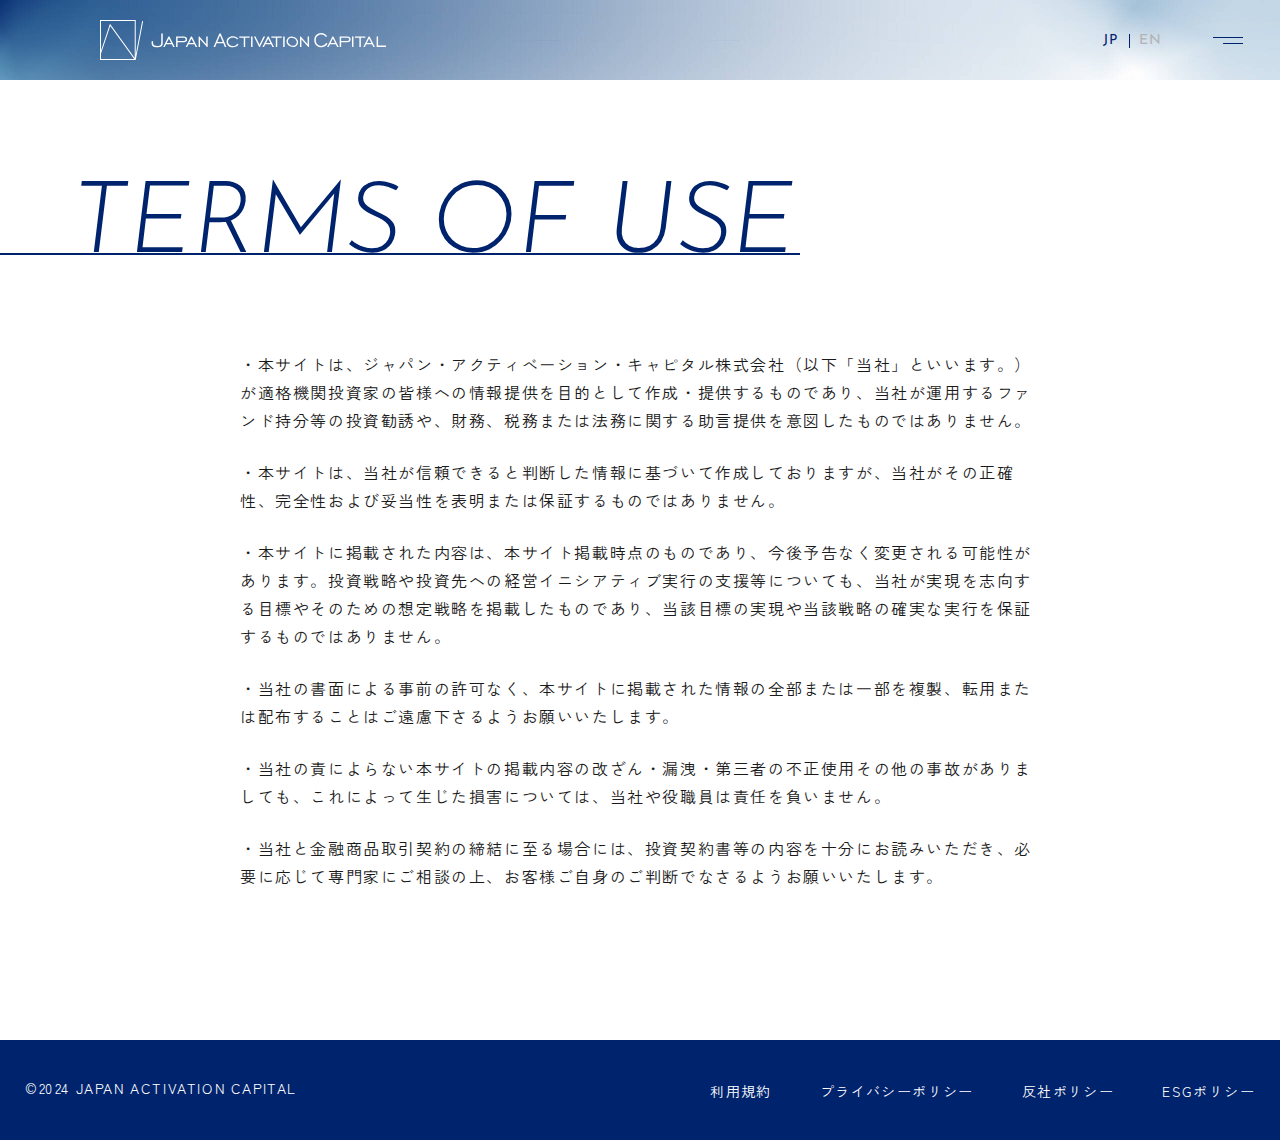
<file: archive/bone-kk/JAC_241030/terms/index.html>
<!DOCTYPE html>
<html lang="ja">

<head>
  <meta charset="UTF-8" />
  <meta name="viewport" content="width=device-width,initial-scale=1.0" />
  <meta name="format-detection" content="telephone=no" />
  <!-- meta情報 -->
  <title>
    利用規約 | JAPAN ACTIVATION CAPITAL
  </title>
  <link rel="alternate" hreflang="en" href="https://japanactivationcapital.com/en/terms/">
  <link rel="alternate" hreflang="ja" href="https://japanactivationcapital.com/terms/">
  <link rel="icon" sizes="48x48" href="/jac/favicon.png">
  <link rel="apple-touch-icon" sizes="180x180" href="/jac/apple-touch-icon.png">
  <link rel="icon" sizes="any" href="/favicon.svg" type="image/svg+xml">
  <meta property="og:type" content="website">
  <meta property="og:site_name" content="JAPAN ACTIVATION CAPITAL">
  <meta property="og:title" content="利用規約 | JAPAN ACTIVATION CAPITAL">
  <meta property="og:description" content="長期的かつ持続的な「期待感」を生める企業への変革を意図する経営陣を有する企業を、中長期でのマイノリティー投資を通じて、主要株主として支援します">
  <meta property="og:url" content="https://japanactivationcapital.com/terms/">
  <meta property="og:image" content="https://b-webwork.com/jac/img/og_image.png">
  <meta name="twitter:card" content="summary_large_image">
  <meta name="description" content="長期的かつ持続的な「期待感」を生める企業への変革を意図する経営陣を有する企業を、中長期でのマイノリティー投資を通じて、主要株主として支援します">
  <meta name="twitter:label1" content="Author">
  <meta name="twitter:data1" content="JAC">
  <!-- Google font -->
  <link rel="preconnect" href="https://fonts.googleapis.com">
  <link rel="preconnect" href="https://fonts.gstatic.com" crossorigin>
  <link
    href="https://fonts.googleapis.com/css2?family=Josefin+Sans:ital,wght@0,100..700;1,100..700&family=Zen+Kaku+Gothic+New:wght@400;500;700&display=swap"
    rel="stylesheet">
  <!-- css -->
  <link rel="stylesheet" href="../css/styles.css">
  <!-- JavaScript -->
  <script defer src="https://code.jquery.com/jquery-3.6.0.js"></script>
  <script type="module" src="../js/script.js"></script>
</head>

<body>
  <div class="l-wrapper">
    <!-- l-header -->
    <header class="l-header">
      <div class="l-header__inner">
        <div class="l-header__logo">
          <a href="/jac/">
            <img src="../img/common/logo_header.svg" alt="ジャパン・アクティベーション・キャピタル株式会社" width="286" height="40"
              decoding="async">
          </a>
        </div>
        <div class="l-header__control">
          <div class="c-lang-switch c-lang-switch--primary">
            <a href="../" class="c-lang-switch__link is-active">jp</a>
            <a href="../en/" class="c-lang-switch__link">en</a>
          </div>
          <div class="l-header__button">
            <button type="button" class="c-hamburger c-hamburger--primary js-hamburger-button"
              aria-controls="js-global-menu" aria-expanded="false" aria-label="グローバルメニューを開閉する">
              <span class="c-hamburger__line">
              </span>
            </button>
          </div>
        </div>
      </div>
    </header>
    <!-- /l-header -->
    <!-- p-global-menu -->
    <div class="p-global-menu" id="js-global-menu" aria-hidden="true">
      <div class="p-global-menu__header">
        <div class="p-global-menu__control">
          <div class="p-global-menu__button">
            <button type="button" class="c-hamburger js-hamburger-button" aria-controls="js-global-menu"
              aria-expanded="false" aria-label="グローバルメニューを開閉する">
              <span class="c-hamburger__line">
              </span>
            </button>
          </div>
        </div>
      </div>
      <div class="p-global-menu__body">
        <div class="p-global-menu__logo">
          <a href="/jac/">
            <img src="../img/common/logo_white.svg" alt="ジャパン・アクティベーション・キャピタル株式会社" width="260" height="80"
              decoding="async">
          </a>
        </div>
        <nav class="p-global-menu__nav">
          <div class="p-global-menu__nav-cols">
            <div>
              <ul class="p-global-menu__nav-list">
                <li class="p-global-menu__nav-item"><a href="../#about">about</a></li>
                <li class="p-global-menu__nav-item"><a href="../#message">message</a></li>
                <li class="p-global-menu__nav-item"><a href="../#mission">mission& goal</a></li>
                <li class="p-global-menu__nav-item"><a href="../#strategy">strategy</a></li>
                <li class="p-global-menu__nav-item"><a href="../#approach">approach</a></li>
                <li class="p-global-menu__nav-item"><a href="../team/">team</a></li>
              </ul>
            </div>
            <div>
              <ul class="p-global-menu__nav-list">
                <li class="p-global-menu__nav-item"><a href="../news/">news</a></li>
                <li class="p-global-menu__nav-item"><a href="../#office">office</a></li>
                <li class="p-global-menu__nav-item"><a href="../#contact">contact</a></li>
              </ul>
              <ul class="p-global-menu__sub-list">
                <li class="p-global-menu__sub-item"><a href="../terms/">利用規約</a></li>
                <li class="p-global-menu__sub-item"><a href="../privacy/">プライバシーポリシー</a></li>
                <li class="p-global-menu__sub-item"><a href="../antisocial/">反社ポリシー</a></li>
                <li class="p-global-menu__sub-item"><a href="../esg/">ESGポリシー</a></li>
              </ul>
            </div>
          </div>
        </nav>
      </div>
    </div>
    <div class="p-global-menu__overlay" id="js-global-menu-overlay">
    </div>
    <!-- /p-global-menu -->
    <main class="l-subpage">
      <!-- p-sub-page-header -->
      <div class="p-sub-page-header">
        <div class="p-sub-page-header__inner l-inner">
          <h1 class="c-section-title"><span>terms&nbsp;</span><br class="u-mobile"><span>of use</span></h1>
        </div>
      </div>
      <!-- /p-sub-page-header -->
      <!-- p-sub-page-body -->
      <div class="p-sub-page-body">
        <div class="p-sub-page-body__inner l-inner">
          <ul class="p-sub-page-body__items">
            <li>
              ・本サイトは、ジャパン・アクティベーション・キャピタル株式会社（以下「当社」といいます。）が適格機関投資家の皆様への情報提供を目的として作成・提供するものであり、当社が運用するファンド持分等の投資勧誘や、財務、税務または法務に関する助言提供を意図したものではありません。
            </li>
            <li>・本サイトは、当社が信頼できると判断した情報に基づいて作成しておりますが、当社がその正確性、完全性および妥当性を表明または保証するものではありません。
            </li>
            <li>
              ・本サイトに掲載された内容は、本サイト掲載時点のものであり、今後予告なく変更される可能性があります。投資戦略や投資先への経営イニシアティブ実行の支援等についても、当社が実現を志向する目標やそのための想定戦略を掲載したものであり、当該目標の実現や当該戦略の確実な実行を保証するものではありません。
            </li>
            <li>・当社の書面による事前の許可なく、本サイトに掲載された情報の全部または一部を複製、転用または配布することはご遠慮下さるようお願いいたします。</li>
            <li>
              ・当社の責によらない本サイトの掲載内容の改ざん・漏洩・第三者の不正使用その他の事故がありましても、これによって生じた損害については、当社や役職員は責任を負いません。</li>
            <li>
              ・当社と金融商品取引契約の締結に至る場合には、投資契約書等の内容を十分にお読みいただき、必要に応じて専門家にご相談の上、お客様ご自身のご判断でなさるようお願いいたします。
            </li>
          </ul>
        </div>
      </div>
      <!-- /p-sub-page-body -->
    </main>
    <!-- l-footer -->
    <footer class="l-footer">
      <div class="l-footer__inner l-inner">
        <nav class="l-footer__nav">
          <ul class="l-footer__nav-list">
            <li class="l-footer__nav-item"><a href="../terms/">利用規約</a></li>
            <li class="l-footer__nav-item"><a href="../privacy/">プライバシーポリシー</a></li>
            <li class="l-footer__nav-item"><a href="../antisocial/">反社ポリシー</a></li>
            <li class="l-footer__nav-item"><a href="../esg/">ESGポリシー</a></li>
          </ul>
        </nav>
        <small class="l-footer__copy">©2024 JAPAN ACTIVATION CAPITAL</small>
      </div>
    </footer>
    <!-- /l-footer -->
  </div>
</body>

</html>
</file>
<file: archive/bone-kk/JAC_241030/css/styles.css>
:root {
  --inner: 1140px;
  --inner-s: 800px;
  --sp-max-width: 540px;
  --padding-pc: 25px;
  --padding-sp: 40px;
}

:root {
  --base-font: "Zen Kaku Gothic New", sans-serif;
  --second-font: "Josefin Sans", sans-serif;
}

:root {
  --c-base: #fff;
  --c-primary: #00236d;
  --c-gray: #f5f5f5;
  --c-text: #1a1a1a;
  --c-text-white: #fff;
}

:root {
  --z-index-modal: 50;
  --z-index-modal-open: 100;
  --z-index-overlay: 40;
  --z-index-sp-menu: 30;
  --z-index-header: 10;
  --z-index-page-top: 5;
  --z-index-following-banner: 5;
}

:root {
  --clip-triangle-top: polygon(50% 0, 100% 100%, 0 100%);
  --clip-triangle-bottom: polygon(0 0, 100% 0, 50% 100%);
  --clip-triangle-right: polygon(0 0, 100% 50%, 0 100%);
  --clip-triangle-left: polygon(0 50%, 100% 0, 100% 100%);
  --clip-triangle-lower-left: polygon(0 0, 100% 100%, 0 100%);
  --clip-triangle-upper-left: polygon(0 0, 100% 0, 0 100%);
  --clip-triangle-lower-right: polygon(100% 0, 100% 100%, 0 100%);
  --clip-triangle-upper-right: polygon(0 0, 100% 0, 100% 100%);
}

:root {
  --rounded-xxs: 2px;
  --rounded-xs: 4px;
  --rounded-sm: 8px;
  --rounded-md: 12px;
  --rounded-lg: 15px;
  --rounded-xl: 20px;
  --rounded-xxl: 30px;
  --rounded-full: 99rem;
}

html {
  -webkit-text-size-adjust: 100%;
  -moz-text-size-adjust: 100%;
       text-size-adjust: 100%;
}

body {
  min-height: 100vh;
  text-rendering: optimizeSpeed;
}

*,
*::before,
*::after {
  box-sizing: border-box;
}

:where(body, h1, h2, h3, h4, p, ul, ol, figure, blockquote, dl, dd) {
  margin: 0;
}

:where(ul, ol) {
  padding: 0;
  list-style: "";
}

:where(img) {
  max-width: 100%;
  display: block;
  width: 100%;
  height: auto;
}

:where(a) {
  text-decoration: none;
  color: inherit;
}

:where(button) {
  padding: 0;
  border: none;
  font: inherit;
  color: inherit;
  background: none;
  touch-action: manipulation;
}

:where([type=text], [type=email], [type=tel], select, textarea) {
  -webkit-appearance: none;
     -moz-appearance: none;
          appearance: none;
  box-shadow: none;
  border: none;
  border-radius: 0;
  width: 100%;
  background-color: var(--c-base);
  font-family: inherit;
  font-size: inherit;
  color: inherit;
  padding: 0;
}

:where(textarea) {
  resize: none;
  field-sizing: content;
}

:where(:-moz-any-link,
button,
[type=button],
[type=reset],
[type=submit],
label[for],
select,
summary,
[role=tab],
[role=button]) {
  cursor: pointer;
}

:where(:any-link,
button,
[type=button],
[type=reset],
[type=submit],
label[for],
select,
summary,
[role=tab],
[role=button]) {
  cursor: pointer;
}

:where(a) {
  transition: opacity 0.3s;
  cursor: pointer;
}

@media (hover: hover) {
  :where(a):hover {
    opacity: 0.7;
  }
}
:focus:not(:focus-visible) {
  outline: none;
}

body {
  font-family: var(--base-font);
  font-size: 16px;
  color: var(--c-text);
  background-color: var(--c-base);
  letter-spacing: 0.1em;
  line-height: 1.5;
}

html[lang=en] body {
  letter-spacing: 0.05em;
}

.c-section-title {
  width: -moz-fit-content;
  width: fit-content;
}

.c-section-title span {
  display: inline-block;
  font-family: var(--second-font);
  font-style: italic;
  font-weight: 300;
  font-size: 50px;
  letter-spacing: 0;
  line-height: 1.25;
  text-transform: uppercase;
  color: var(--c-primary);
  position: relative;
}
@media screen and (min-width: 768px) {
  .c-section-title span {
    font-size: min(100px, 8.4033613445vw);
  }
}

.c-section-title span::before {
  content: "";
  width: 100vw;
  height: 2px;
  background-color: currentColor;
  position: absolute;
  bottom: 0.35em;
  right: -0.05em;
}

.c-section-title--reverse {
  margin-left: auto;
}

.c-section-title--reverse span::before {
  right: auto;
  left: -0.05em;
}

.c-section-title--white span {
  color: var(--c-text-white);
}

.c-section-title--small span {
  font-size: 40px;
}
@media screen and (min-width: 768px) {
  .c-section-title--small span {
    font-size: min(100px, 8.4033613445vw);
  }
}

.c-section-sub-title {
  font-family: var(--second-font);
  font-style: italic;
  font-weight: 300;
  font-size: 32px;
  line-height: 1.2;
  color: var(--c-primary);
  letter-spacing: 0;
}
@media screen and (min-width: 768px) {
  .c-section-sub-title {
    font-size: 40px;
  }
}

.c-text-list {
  position: relative;
  padding-left: 1em;
}

.c-text-list::before {
  --_size: 4px;
  content: "";
  width: var(--_size);
  aspect-ratio: 1;
  background-color: currentColor;
  border-radius: var(--rounded-full);
  position: absolute;
  top: calc((1lh - var(--_size)) / 2);
  left: 0;
}

html[lang=en] .c-text-list::before {
  top: 0.75em;
}

.c-tag {
  display: inline-block;
  font-weight: 700;
  font-size: 12px;
  color: var(--c-text-white);
  background-color: var(--c-primary);
  min-width: 69px;
  text-align: center;
  line-height: 1.2;
  padding: 2px 5px;
  text-transform: uppercase;
}
@media screen and (min-width: 768px) {
  .c-tag {
    font-size: 14px;
    min-width: 80px;
    padding: 1px 5px;
  }
}

.c-date {
  font-size: 12px;
}
@media screen and (min-width: 768px) {
  .c-date {
    font-size: 14px;
  }
}

.c-circle-arrow {
  display: inline-block;
  width: 15px;
  aspect-ratio: 1;
  border: 1px solid var(--c-primary);
  border-radius: var(--rounded-full);
  position: relative;
  transition: color 0.3s, background-color 0.3s;
}
@media screen and (min-width: 768px) {
  .c-circle-arrow {
    width: 30px;
  }
}

.c-circle-arrow::before {
  content: "";
  width: 9px;
  aspect-ratio: 8/4;
  background-color: currentColor;
  -webkit-mask-image: url(../img/common/icon_arrow_small.svg);
          mask-image: url(../img/common/icon_arrow_small.svg);
  -webkit-mask-size: contain;
          mask-size: contain;
  -webkit-mask-repeat: no-repeat;
          mask-repeat: no-repeat;
  position: absolute;
  top: 50%;
  left: 50%;
  transform: translate(-50%, -50%);
}
@media screen and (min-width: 768px) {
  .c-circle-arrow::before {
    width: 16px;
    -webkit-mask-image: url(../img/common/icon_arrow.svg);
            mask-image: url(../img/common/icon_arrow.svg);
    top: calc(50% - 1px);
  }
}

.c-shadow-item {
  --_rounded: var(--rounded-xxl);
  --_position: 10px;
  margin: 0 var(--_position) var(--_position) 0;
  position: relative;
}
@media screen and (min-width: 768px) {
  .c-shadow-item {
    --_position: 10px;
  }
}

.c-shadow-item::before {
  content: "";
  width: 100%;
  height: 100%;
  background-color: var(--c-primary);
  position: absolute;
  top: var(--_position);
  left: var(--_position);
  z-index: -1;
  border-radius: var(--_rounded) 0 var(--_rounded) 0;
}

.c-shadow-item img {
  border-radius: var(--_rounded) 0 var(--_rounded) 0;
}

.c-button-arrow {
  display: block;
  border: 1px solid currentColor;
  color: var(--c-primary);
  border-radius: var(--rounded-full);
  text-align: center;
  padding: 6px 15px 4px 10px;
  transition: color 0.3s, background-color 0.3s, border-color 0.3s;
}

@media (any-hover: hover) {
  .c-button-arrow:hover {
    opacity: 1;
    color: var(--c-text-white);
    background-color: var(--c-primary);
    border-color: var(--c-primary);
  }
  .c-button-arrow:hover span::before {
    transform: translate(3px, -50%);
  }
  .c-button-arrow--reverse:hover span::before {
    transform: translate(-3px, -50%) scale(-1, 1);
  }
}
.c-button-arrow span {
  --_x: 40px;
  display: inline-block;
  font-family: var(--second-font);
  font-style: italic;
  font-size: 18px;
  font-weight: 300;
  letter-spacing: 0;
  text-transform: uppercase;
  padding-right: var(--_x);
  position: relative;
}

.c-button-arrow span::before {
  content: "";
  width: 29px;
  aspect-ratio: 29/6;
  background-color: currentColor;
  -webkit-mask-image: url(../img/common/icon_arrow_long.svg);
          mask-image: url(../img/common/icon_arrow_long.svg);
  -webkit-mask-size: contain;
          mask-size: contain;
  -webkit-mask-repeat: no-repeat;
          mask-repeat: no-repeat;
  position: absolute;
  top: calc(50% - 2px);
  right: 0;
  transform: translate(0, -50%);
  transition: transform 0.3s;
}

.c-button-arrow--reverse span {
  padding-right: 0;
  padding-left: var(--_x);
}

.c-button-arrow--reverse span::before {
  right: auto;
  left: 0;
  transform: translate(0, -50%) scale(-1, 1);
}

.c-button-arrow--text-right span {
  transform: translateX(10px);
}

.c-button-arrow--text-left span {
  transform: translateX(-10px);
}

.c-button-arrow--small {
  padding: 1px 10px;
}
@media screen and (min-width: 768px) {
  .c-button-arrow--small {
    padding: 4px 10px;
  }
}

.c-button-arrow--small span {
  --_x: 36px;
  font-size: 16px;
  padding-right: var(--_x);
}

.c-button-arrow--small span::before {
  width: 19px;
  aspect-ratio: 19/7;
  -webkit-mask-image: url(../img/common/icon_arrow.svg);
          mask-image: url(../img/common/icon_arrow.svg);
}

.c-button-arrow--small.c-button-arrow--reverse span {
  padding-right: 0;
  padding-left: var(--_x);
}

.c-news-item {
  border-bottom: 1px solid var(--c-base);
  padding-bottom: 16px;
}
@media screen and (min-width: 768px) {
  .c-news-item {
    padding-bottom: 20px;
  }
}

.c-news-item__link {
  display: grid;
  grid-template: "date . tag . ." "title title title . icon"/auto 10px 1fr 30px auto;
  row-gap: 8px;
}
@media screen and (min-width: 768px) {
  .c-news-item__link {
    grid-template: "date . tag . title . icon"/auto 5px auto 20px 1fr 20px auto;
    align-items: center;
  }
}

@media (any-hover: hover) {
  .c-news-item__link:hover {
    opacity: 1;
  }
  .c-news-item__link:hover .c-news-item__title span {
    background-size: 100% 1px;
  }
  .c-news-item__link:hover .c-news-item__arrow span {
    color: var(--c-base);
    background-color: var(--c-primary);
  }
}
.c-news-item__date {
  grid-area: date;
}

.c-news-item__tag {
  grid-area: tag;
  justify-self: start;
  align-self: center;
}

.c-news-item__title {
  grid-area: title;
  display: -webkit-box;
  -webkit-box-orient: vertical;
  -webkit-line-clamp: 3;
  overflow: hidden;
}
@media screen and (min-width: 768px) {
  .c-news-item__title {
    -webkit-line-clamp: 2;
  }
}

.c-news-item__title span {
  font-weight: 700;
  background-image: linear-gradient(90deg, currentColor, currentColor);
  background-repeat: no-repeat;
  background-position: left bottom;
  background-size: 0 1px;
  transition: background-size 0.6s;
}
@media screen and (min-width: 768px) {
  .c-news-item__title span {
    line-height: 1.75;
  }
}

.c-news-item__arrow {
  grid-area: icon;
  align-self: end;
}
@media screen and (min-width: 768px) {
  .c-news-item__arrow {
    align-self: center;
  }
}

.c-news-item--archive {
  border-color: var(--c-primary);
}

@media screen and (min-width: 768px) {
  .c-news-item--archive .c-news-item__link {
    grid-template: "date . tag . ." "title title title . icon"/auto 10px 1fr 30px auto;
    row-gap: 6px;
  }
}

.c-lang-switch {
  --_theme-color: var(--c-base);
  --_theme-font-color: #b3b3b3;
  display: flex;
}

.c-lang-switch__link {
  display: inline-block;
  font-family: var(--second-font);
  font-size: 14px;
  text-transform: uppercase;
  color: var(--_theme-font-color);
  padding: 10px;
}

.c-lang-switch__link.is-active {
  color: var(--_theme-color);
}

.c-lang-switch__link:nth-of-type(2) {
  position: relative;
}

.c-lang-switch__link:nth-of-type(2)::before {
  content: "";
  width: 1px;
  height: 1em;
  background-color: var(--_theme-color);
  position: absolute;
  top: 50%;
  left: 0;
  transform: translate(0, -50%);
}

.c-lang-switch--primary {
  --_theme-color: var(--c-primary);
}

.c-lang-switch--white {
  --_theme-font-color: var(--c-text-white);
}

.c-hamburger {
  display: block;
  -webkit-appearance: none;
     -moz-appearance: none;
          appearance: none;
  border: none;
  background-color: transparent;
  cursor: pointer;
  width: 40px;
  height: 40px;
  position: relative;
}

.c-hamburger__line {
  position: absolute;
  top: 0;
  right: 0;
  bottom: 0;
  left: 0;
  margin: auto;
  width: 100%;
  height: 1px;
  background-color: transparent;
}

.c-hamburger__line::before,
.c-hamburger__line::after {
  --_x: 5px;
  --_y: 3px;
  position: absolute;
  display: block;
  height: 100%;
  background-color: var(--c-base);
  content: "";
  transition: transform 0.3s, top 0.3s;
}

.c-hamburger__line::before {
  width: 30px;
  left: var(--_x);
}

.c-hamburger__line::after {
  width: 20px;
  right: var(--_x);
}

.c-hamburger__line::before {
  top: calc(-1 * var(--_y));
}

.c-hamburger__line::after {
  top: var(--_y);
}

.c-hamburger--primary .c-hamburger__line::before,
.c-hamburger--primary .c-hamburger__line::after {
  background-color: var(--c-primary);
}

.c-hamburger[aria-expanded=true] .c-hamburger__line {
  background-color: transparent;
}

.c-hamburger[aria-expanded=true] .c-hamburger__line::before,
.c-hamburger[aria-expanded=true] .c-hamburger__line::after {
  width: 30px;
  top: 0;
}

.c-hamburger[aria-expanded=true] .c-hamburger__line::before {
  transform: rotate(40deg);
}

.c-hamburger[aria-expanded=true] .c-hamburger__line::after {
  transform: rotate(-40deg);
}

.c-tab__content[aria-hidden=true] {
  display: none;
}

.c-tab__content--hidden[aria-hidden=true] {
  display: block;
  visibility: hidden;
  opacity: 0;
  height: 0;
  pointer-events: none;
}

.c-card-member {
  display: grid;
  color: var(--c-primary);
}

.c-card-member__role {
  margin-top: 20px;
}

.c-card-member__name {
  margin-top: 5px;
  font-size: 22px;
  font-weight: 700;
}

.c-card-member__team {
  margin-top: 15px;
  font-family: var(--second-font);
  font-style: italic;
  font-weight: 300;
}
@media screen and (min-width: 768px) {
  .c-card-member__team {
    margin-top: 20px;
  }
}

.c-card-member__img {
  order: -1;
}

.c-card-member__img img {
  height: auto;
  -o-object-fit: cover;
     object-fit: cover;
  aspect-ratio: 240/300;
}

.c-card-member--small .c-card-member__role {
  margin-top: 12px;
  font-size: 14px;
}
@media screen and (min-width: 768px) {
  .c-card-member--small .c-card-member__role {
    margin-top: 20px;
    font-size: 16px;
  }
}

.c-card-member--small .c-card-member__name {
  margin-top: 0;
  font-size: 20px;
}
@media screen and (min-width: 768px) {
  .c-card-member--small .c-card-member__name {
    margin-top: 5px;
    font-size: 22px;
  }
}

html[lang=en] .c-card-member__role,
html[lang=en] .c-card-member__name {
  letter-spacing: 0.1em;
}

.c-pagination {
  --_theme-font-color: #b3b3b3;
  display: flex;
  justify-content: center;
  -moz-column-gap: 10px;
       column-gap: 10px;
}
@media screen and (min-width: 768px) {
  .c-pagination {
    -moz-column-gap: 3px;
         column-gap: 3px;
  }
}

.c-pagination__item a,
.c-pagination__item span {
  display: inline-block;
  font-family: var(--second-font);
  font-style: italic;
  font-weight: 300;
  text-transform: uppercase;
  padding: 10px;
  line-height: 1;
}
@media screen and (min-width: 768px) {
  .c-pagination__item a,
  .c-pagination__item span {
    font-size: 18px;
  }
}

.c-pagination__item a {
  color: var(--_theme-font-color);
  -webkit-text-decoration: revert;
          text-decoration: revert;
  transition: color 0.3s;
}

@media (any-hover: hover) {
  .c-pagination__item a:hover {
    opacity: 1;
    color: var(--c-primary);
  }
}
.c-pagination__item span {
  color: var(--c-primary);
}

.l-inner {
  width: min(var(--sp-max-width), 100%);
  padding: 0 var(--padding-sp);
  margin: 0 auto;
}
@media screen and (min-width: 768px) {
  .l-inner {
    width: min(var(--inner) + var(--padding-pc) * 2, 100%);
    padding: 0 var(--padding-pc);
  }
}

@media screen and (min-width: 768px) {
  .l-inner--s {
    width: min(var(--inner-s) + var(--padding-pc) * 2, 100%);
  }
}

.l-header {
  background-image: url(../img/common/bg_header.jpg);
  background-repeat: no-repeat;
  background-size: cover;
  background-position-x: right;
  height: 60px;
  position: fixed;
  top: 0;
  left: 0;
  right: 0;
  z-index: var(--z-index-header);
}
@media screen and (min-width: 768px) {
  .l-header {
    background-image: url(../img/common/bg_header_pc.jpg);
    height: 80px;
  }
}

.l-header__inner {
  height: inherit;
  display: flex;
  align-items: center;
  justify-content: space-between;
  padding: 0 15px 0 20px;
}
@media screen and (min-width: 768px) {
  .l-header__inner {
    padding: 0 30px 0 min(100px, 8.4033613445vw);
  }
}

.l-header__logo {
  width: 178px;
}
@media screen and (min-width: 768px) {
  .l-header__logo {
    width: 286px;
  }
}

.l-header__control {
  display: flex;
  align-items: center;
  -moz-column-gap: 10px;
       column-gap: 10px;
}
@media screen and (min-width: 768px) {
  .l-header__control {
    position: absolute;
    top: 20px;
    right: 32px;
    -moz-column-gap: 35px;
         column-gap: 35px;
  }
}

.l-header[data-following-header] {
  transform: translateY(calc(-100% - 1px));
  transition: transform 0.3s;
}

.l-header[data-following-header].is-active {
  transform: translateY(0);
}

.l-footer {
  padding: 40px 0 0 0;
  color: var(--c-text-white);
  background-color: var(--c-primary);
  position: relative;
  z-index: 2;
}
@media screen and (min-width: 768px) {
  .l-footer {
    padding: 38px 0;
  }
}

.l-footer__inner {
  display: grid;
  row-gap: 40px;
}
@media screen and (min-width: 768px) {
  .l-footer__inner {
    width: min(1240px + var(--padding-pc) * 2, 100%);
    display: flex;
    justify-content: space-between;
    flex-wrap: wrap;
    -moz-column-gap: 1em;
         column-gap: 1em;
    row-gap: 25px;
  }
}

@media screen and (min-width: 768px) {
  .l-footer__nav {
    justify-self: end;
  }
}

.l-footer__nav-list {
  display: flex;
  flex-wrap: wrap;
  justify-content: center;
  -moz-column-gap: 2em;
       column-gap: 2em;
  row-gap: 5px;
}
@media screen and (min-width: 768px) {
  .l-footer__nav-list {
    -moz-column-gap: 3em;
         column-gap: 3em;
    justify-content: start;
  }
}

.l-footer__nav-item a {
  display: inline-block;
  font-size: 14px;
  letter-spacing: 0.08em;
}
@media screen and (min-width: 768px) {
  .l-footer__nav-item a {
    letter-spacing: 0.1em;
  }
}

.l-footer__copy {
  display: block;
  text-align: center;
  padding: 10px 0;
  font-size: 11px;
}
@media screen and (min-width: 768px) {
  .l-footer__copy {
    order: -1;
    font-size: 14px;
    padding: 0;
  }
}

.l-wrapper {
  overflow-x: clip;
  display: grid;
  grid-template-columns: minmax(0, auto);
  grid-template-rows: auto 1fr auto;
}

.l-main {
  min-height: 100svh;
}

.l-index__mask {
  width: 100vw;
  height: 100vh;
  position: fixed;
  background-color: var(--c-base);
  inset: 0;
  z-index: var(--z-index-overlay);
  pointer-events: none;
}

body.is-loaded .l-index__mask {
  animation: loading 1s ease forwards;
}

@keyframes loading {
  0% {
    opacity: 1;
  }
  100% {
    opacity: 0;
  }
}
.l-index__wrapper {
  background-color: var(--c-base);
  position: relative;
  z-index: 2;
}

.l-subpage {
  margin-top: 60px;
  padding-bottom: 100px;
}
@media screen and (min-width: 768px) {
  .l-subpage {
    margin-top: 80px;
    padding-bottom: 150px;
  }
}

.p-global-menu {
  width: 300px;
  background-color: var(--c-primary);
  color: var(--c-text-white);
  display: grid;
  grid-template-rows: auto 1fr;
  height: 100dvh;
  position: fixed;
  top: 0;
  bottom: 0;
  right: 0;
  z-index: -1;
  transform: translateX(calc(100% + 1px));
  transition: all 0.5s cubic-bezier(0.52, 0.08, 0.18, 1);
}
@media screen and (min-width: 768px) {
  .p-global-menu {
    min-height: 100svh;
    width: 640px;
  }
}

.p-global-menu__header {
  padding: 15px 10px;
}
@media screen and (min-width: 768px) {
  .p-global-menu__header {
    padding: 0 30px;
    height: 80px;
    display: grid;
    justify-content: end;
  }
}

.p-global-menu__control {
  display: flex;
  align-items: center;
  justify-content: flex-end;
  -moz-column-gap: 10px;
       column-gap: 10px;
}
@media screen and (min-width: 768px) {
  .p-global-menu__control {
    -moz-column-gap: 50px;
         column-gap: 50px;
  }
}

.p-global-menu__body {
  padding: 20px;
  display: grid;
  row-gap: 20px;
  overflow-y: scroll;
  -ms-overflow-style: none;
  scrollbar-width: none;
}
@media screen and (min-width: 768px) {
  .p-global-menu__body {
    padding: 80px 50px 50px 80px;
    row-gap: 50px;
  }
}

.p-global-menu__body::-webkit-scrollbar {
  display: none;
}

.p-global-menu__logo {
  width: 140px;
  align-self: flex-end;
  justify-self: flex-end;
}
@media screen and (min-width: 768px) {
  .p-global-menu__logo {
    width: 260px;
  }
}

.p-global-menu__nav {
  order: -1;
}

.p-global-menu__nav-cols {
  display: grid;
  row-gap: 15px;
}
@media screen and (min-width: 768px) {
  .p-global-menu__nav-cols {
    display: flex;
    -moz-column-gap: 100px;
         column-gap: 100px;
  }
}

.p-global-menu__nav-list {
  display: grid;
  row-gap: 15px;
}
@media screen and (min-width: 768px) {
  .p-global-menu__nav-list {
    row-gap: 26px;
  }
}

.p-global-menu__nav-item a {
  display: block;
  font-family: var(--second-font);
  font-style: italic;
  font-weight: 300;
  font-size: 22px;
  line-height: 1.5;
  text-transform: uppercase;
  letter-spacing: 0;
}
@media screen and (min-width: 768px) {
  .p-global-menu__nav-item a {
    display: inline-block;
    font-size: 30px;
  }
}

.p-global-menu__sub-list {
  margin-top: 20px;
  display: grid;
  row-gap: 10px;
}
@media screen and (min-width: 768px) {
  .p-global-menu__sub-list {
    margin-top: 50px;
    row-gap: 20px;
  }
}

.p-global-menu__sub-item a {
  display: block;
  font-size: 12px;
}
@media screen and (min-width: 768px) {
  .p-global-menu__sub-item a {
    display: inline-block;
    font-size: 14px;
  }
}

.p-global-menu__overlay {
  position: fixed;
  inset: 0;
  z-index: var(--z-index-overlay);
  width: 100vw;
  height: 100vh;
  overflow: hidden;
  background-color: rgba(0, 0, 0, 0.1);
  visibility: hidden;
  opacity: 0;
  transition: all 0.5s cubic-bezier(0.52, 0.08, 0.18, 1);
}

.p-global-menu[aria-hidden=false] {
  transform: translateX(0);
  z-index: var(--z-index-modal);
}

body.is-drawerActive .p-global-menu__overlay {
  visibility: visible;
  opacity: 1;
}

.p-index-about {
  padding-top: 70px;
  background-color: var(--c-base);
}
@media screen and (min-width: 768px) {
  .p-index-about {
    padding-top: 85px;
  }
}

.p-index-about__body {
  margin-top: 25px;
}
@media screen and (min-width: 768px) {
  .p-index-about__body {
    margin: 70px auto 0;
    width: min(706px, 100%);
  }
}

.p-index-about__lead {
  font-size: 24px;
  font-weight: 700;
  letter-spacing: 0.05em;
  color: var(--c-primary);
  width: 106%;
}
@media screen and (min-width: 768px) {
  .p-index-about__lead {
    font-size: 30px;
    font-weight: 500;
    letter-spacing: 0.1em;
    width: 100%;
  }
}

.p-index-about__text {
  margin-top: 36px;
  line-height: 1.867;
}
@media screen and (min-width: 768px) {
  .p-index-about__text {
    margin-top: 42px;
    font-size: 18px;
    line-height: 1.75em;
  }
}

html[lang=en] .p-index-about__lead {
  letter-spacing: 0.05em;
}

.p-index-contact {
  color: var(--c-text-white);
  background-color: var(--c-primary);
  text-align: center;
  padding: 70px 0 50px;
  position: relative;
}

.p-index-contact::before {
  content: "";
  width: 100%;
  height: 2px;
  background-color: var(--c-primary);
  position: absolute;
  top: calc(100% - 1px);
  left: 0;
  right: 0;
}

.p-index-contact__inner {
  padding: 0 36px;
}
@media screen and (min-width: 1024px) {
  .p-index-contact__inner {
    padding: 0 var(--padding-pc);
  }
}

.p-index-contact__cols {
  margin-top: 60px;
  display: grid;
  row-gap: 50px;
}
@media screen and (min-width: 1024px) {
  .p-index-contact__cols {
    grid-template-columns: 1fr 1fr;
  }
}

.p-index-contact__col {
  padding-bottom: 55px;
  border-bottom: 1px solid var(--c-base);
}
@media screen and (min-width: 1024px) {
  .p-index-contact__col {
    border-bottom: none;
  }
}

@media screen and (min-width: 1024px) {
  .p-index-contact__col:nth-of-type(1) {
    padding: 5px min(140px, 11.7647058824vw) 18px min(92px, 7.731092437vw);
  }
}

@media screen and (min-width: 1024px) {
  .p-index-contact__col:nth-of-type(2) {
    border-left: 2px solid var(--c-base);
    padding: 5px min(50px, 4.2016806723vw) 18px min(100px, 8.4033613445vw);
  }
}

.p-index-contact__sub-title {
  font-family: var(--second-font);
  font-size: 26px;
  font-style: italic;
  font-weight: 300;
  line-height: 1.5;
  letter-spacing: 0;
}
@media screen and (min-width: 768px) {
  .p-index-contact__sub-title {
    font-size: 40px;
  }
}

.p-index-contact__texts {
  margin-top: 12px;
}
@media screen and (min-width: 1024px) {
  .p-index-contact__texts {
    margin-top: 22px;
  }
}

.p-index-contact__text {
  font-weight: 700;
  line-height: 1.5;
}
@media screen and (min-width: 768px) {
  .p-index-contact__text {
    line-height: 1.75;
  }
}

.p-index-contact__text a {
  -webkit-text-decoration: revert;
          text-decoration: revert;
}

@media screen and (min-width: 768px) {
  .p-index-contact__text + .p-index-contact__text {
    margin-top: 30px;
  }
}

.p-index-contact__text--mt {
  margin-top: 24px;
}

@media screen and (min-width: 768px) {
  .p-index-contact__text + .p-index-contact__text--mt {
    margin-top: 0;
  }
}

@media screen and (min-width: 768px) {
  .p-index-contact__text span {
    font-size: 14px;
  }
}

.p-index-office {
  padding: 70px 0 80px;
  background-color: var(--c-base);
}
@media screen and (min-width: 768px) {
  .p-index-office {
    padding: 90px 0 100px;
  }
}

.p-index-office__lead {
  margin-top: 34px;
  line-height: 1.75;
}
@media screen and (min-width: 768px) {
  .p-index-office__lead {
    margin-top: 50px;
    font-size: 18px;
    max-width: 605px;
  }
}

.p-index-office__list {
  margin-top: 46px;
  border-top: 1px solid var(--c-primary);
}
@media screen and (min-width: 768px) {
  .p-index-office__list {
    margin-top: 74px;
    width: min(708px, 100%);
  }
}

.p-index-office__item {
  border-bottom: 1px solid var(--c-primary);
  display: grid;
  row-gap: 5px;
  padding: 16px 0;
}
@media screen and (min-width: 768px) {
  .p-index-office__item {
    grid-template-columns: 250fr 458fr;
    -moz-column-gap: 1em;
         column-gap: 1em;
    padding: 32px 0;
  }
}

.p-index-office__label {
  font-weight: 700;
}

.p-index-office__text {
  letter-spacing: 0.07em;
  line-height: 1.5313;
}
@media screen and (min-width: 768px) {
  .p-index-office__text {
    line-height: 1.75;
    align-self: center;
  }
}

html[lang=en] .p-index-office__text {
  letter-spacing: 0.05em;
}

.p-index-news {
  background-color: #dde8ff;
  padding: 120px 0 80px;
  position: relative;
}
@media screen and (min-width: 768px) {
  .p-index-news {
    padding: 190px 0 100px;
  }
}

.p-index-news::before {
  content: "";
  width: 100%;
  height: 85px;
  background-color: var(--c-base);
  -webkit-clip-path: var(--clip-triangle-upper-right);
          clip-path: var(--clip-triangle-upper-right);
  position: absolute;
  top: 0;
  left: 0;
  right: 0;
}
@media screen and (min-width: 768px) {
  .p-index-news::before {
    height: 200px;
  }
}

.p-index-news__inner {
  padding: 0 15px;
  display: grid;
  grid-template: "title" auto "." 40px "list" auto "." 50px "button" auto/1fr;
}
@media screen and (min-width: 1024px) {
  .p-index-news__inner {
    width: min(1240px + var(--padding-pc) * 2, 100%);
    padding: 0 var(--padding-pc) 0 75px;
    grid-template: "title . ." 80px "title . button" auto ". . ." 40px ". . list" auto/auto 52px 1fr;
  }
}

.p-index-news__title {
  grid-area: title;
  padding-left: 15px;
}
@media screen and (min-width: 768px) {
  .p-index-news__title {
    padding-left: 0;
  }
}

.p-index-news__list {
  grid-area: list;
  background-color: rgba(255, 255, 255, 0.5);
  padding: 30px 20px;
  display: grid;
  row-gap: 18px;
}
@media screen and (min-width: 768px) {
  .p-index-news__list {
    padding: 58px 60px;
    row-gap: 20px;
  }
}

.p-index-news__button {
  grid-area: button;
  justify-self: center;
  width: min(190px, 100%);
}
@media screen and (min-width: 768px) {
  .p-index-news__button {
    justify-self: end;
  }
}

.p-index-strategy {
  background-image: url(../img/index/bg_strategy.png?2);
  background-repeat: no-repeat;
  background-size: cover;
  padding: 150px 0 52px;
  background-color: var(--c-base);
}
@media screen and (min-width: 768px) {
  .p-index-strategy {
    background-image: url(../img/index/bg_strategy_pc.png?2);
    padding: 240px 0 125px;
  }
}

.p-index-strategy__list {
  margin-top: 65px;
  display: grid;
  row-gap: 40px;
}

.p-index-strategy__item {
  padding-bottom: 38px;
}
@media screen and (min-width: 768px) {
  .p-index-strategy__item {
    display: grid;
    grid-template: "number . header . ." 18px "number . header . body" auto ". . . . body" 1fr/auto 42fr 328fr 94fr 639fr;
    padding-bottom: 50px;
  }
}

.p-index-strategy__item:not(:last-of-type) {
  border-bottom: 1px solid rgba(255, 255, 255, 0.5);
}

.p-index-strategy__number {
  display: block;
  text-align: center;
  font-family: var(--second-font);
  font-weight: 500;
  letter-spacing: 0;
  color: var(--c-text-white);
}
@media screen and (min-width: 768px) {
  .p-index-strategy__number {
    padding-top: 10px;
    font-size: 14px;
    grid-area: number;
    align-self: start;
  }
}

.p-index-strategy__header {
  margin-top: 3px;
  font-size: 20px;
  font-weight: 700;
  color: var(--c-text-white);
  text-align: center;
}
@media screen and (min-width: 768px) {
  .p-index-strategy__header {
    grid-area: header;
    text-align: left;
    align-self: center;
  }
}

.p-index-strategy__body {
  margin-top: 18px;
  line-height: 1.75;
}
@media screen and (min-width: 768px) {
  .p-index-strategy__body {
    margin-top: 0;
    grid-area: body;
  }
}

.p-index-mission {
  padding-top: 160px;
  background-color: var(--c-base);
}
@media screen and (min-width: 768px) {
  .p-index-mission {
    padding-top: 105px;
  }
}

.p-index-mission__lead {
  margin-top: 60px;
  line-height: 1.75;
}
@media screen and (min-width: 768px) {
  .p-index-mission__lead {
    margin: 40px 0 0 auto;
    font-size: 18px;
    max-width: 620px;
  }
}

.p-index-mission__list {
  --_button-position-x: -35px;
  margin-top: 42px;
  position: relative;
}
@media screen and (min-width: 768px) {
  .p-index-mission__list {
    --_button-position-x: 0;
    margin-top: 90px;
  }
}

@media screen and (min-width: 768px) {
  .p-index-mission__list-inner {
    margin: 0 auto;
    width: min(750px, 100%);
  }
}

.p-index-mission__carousel-button {
  bottom: auto !important;
  top: 100%;
}
@media screen and (min-width: 768px) {
  .p-index-mission__carousel-button {
    top: calc(100% + 30px);
  }
}

.p-index-mission__carousel-button .swiper-pagination-bullet {
  margin: 0 7px !important;
  background-color: var(--c-primary);
}

.p-index-mission__carousel-prev,
.p-index-mission__carousel-next {
  height: auto;
}
@media screen and (min-width: 768px) {
  .p-index-mission__carousel-prev,
  .p-index-mission__carousel-next {
    width: 35px;
  }
}

.p-index-mission__carousel-prev img,
.p-index-mission__carousel-next img {
  aspect-ratio: 27/44;
}

.p-index-mission__carousel-prev {
  left: var(--_button-position-x);
}

.p-index-mission__carousel-next {
  right: var(--_button-position-x);
}

.p-index-mission__item {
  display: grid;
}
@media screen and (min-width: 768px) {
  .p-index-mission__item {
    display: grid;
    grid-template-rows: subgrid;
    grid-row: span 4;
  }
}

.p-index-mission__number {
  font-family: var(--second-font);
  text-align: center;
  color: var(--c-primary);
}

.p-index-mission__number span {
  display: block;
  font-size: 18px;
  font-style: normal;
  font-weight: 500;
  line-height: 1;
  text-transform: uppercase;
}
@media screen and (min-width: 768px) {
  .p-index-mission__number span {
    font-size: 30px;
  }
}

.p-index-mission__number em {
  font-size: 60px;
  font-weight: 300;
  line-height: 1;
}
@media screen and (min-width: 768px) {
  .p-index-mission__number em {
    font-size: 100px;
  }
}

.p-index-mission__title-wrapper {
  margin-top: 20px;
}
@media screen and (min-width: 768px) {
  .p-index-mission__title-wrapper {
    margin-top: 15px;
  }
}

.p-index-mission__title {
  font-size: 20px;
  font-weight: 700;
  text-align: center;
  line-height: 1.75;
  color: var(--c-primary);
}
@media screen and (min-width: 768px) {
  .p-index-mission__title {
    line-height: 1.5;
    align-self: center;
  }
}

.p-index-mission__texts {
  margin-top: 35px;
  order: 1;
  line-height: 1.75;
  display: grid;
  row-gap: 1em;
}
@media screen and (min-width: 768px) {
  .p-index-mission__texts {
    margin-top: 40px;
    grid-template-rows: auto 1fr;
  }
}

.p-index-mission__icon {
  margin: 25px auto 0;
  width: 76px;
}
@media screen and (min-width: 768px) {
  .p-index-mission__icon {
    margin: 30px auto 0;
  }
}

@media screen and (min-width: 768px) {
  html[lang=en] .p-index-mission__lead {
    max-width: 660px;
  }
}

.p-index-message {
  padding: 150px 0 100px;
  position: relative;
  background-color: var(--c-base);
}
@media screen and (min-width: 768px) {
  .p-index-message {
    padding: 185px 0 365px;
  }
}

.p-index-message__inner {
  position: relative;
  z-index: 3;
}
@media screen and (min-width: 768px) {
  .p-index-message__inner {
    width: min(940px + var(--padding-pc) * 2, 100%);
  }
}

@media screen and (min-width: 1310px) {
  .p-index-message__title {
    transform: translateX(min(95px, 6.5972222222vw));
  }
}

.p-index-message__cols {
  margin-top: 55px;
  display: grid;
  row-gap: 45px;
}
@media screen and (min-width: 768px) {
  .p-index-message__cols {
    grid-template-columns: 590fr 240px;
    align-items: flex-start;
    -moz-column-gap: min(95px, 9.595959596vw);
         column-gap: min(95px, 9.595959596vw);
  }
}

.p-index-message__body {
  color: var(--c-text-white);
}

.p-index-message__lead {
  font-size: 22px;
  font-weight: 500;
  text-align: center;
}
@media screen and (min-width: 768px) {
  .p-index-message__lead {
    font-size: 26px;
    text-align: left;
  }
}

.p-index-message__text {
  margin-top: 30px;
  text-align: justify;
  line-height: 1.75;
}
@media screen and (min-width: 768px) {
  .p-index-message__text {
    padding-right: 12px;
  }
}

.p-index-message__sign {
  margin-top: 35px;
  text-align: right;
  line-height: 1.75;
}
@media screen and (min-width: 768px) {
  .p-index-message__sign {
    margin-top: 25px;
  }
}

.p-index-message__sign span {
  display: block;
  font-size: 22px;
  font-weight: 700;
}

.p-index-message__img {
  order: -1;
  margin-inline: auto;
  width: 240px;
}
@media screen and (min-width: 768px) {
  .p-index-message__img {
    order: initial;
    width: 100%;
  }
}

.p-index-message__bg {
  position: absolute;
  inset: 0;
  width: 100%;
  height: 100%;
  z-index: 2;
  -webkit-clip-path: polygon(0 0, 100% 0%, 100% 100%, 0 calc(100% - 20.2564102564vw));
          clip-path: polygon(0 0, 100% 0%, 100% 100%, 0 calc(100% - 20.2564102564vw));
  mix-blend-mode: multiply;
}

.p-index-message__bg img {
  width: 100%;
  height: 100%;
}

.p-index-message__foot {
  position: absolute;
  bottom: max(-87px, -22.3076923077vw);
  width: 100%;
  height: 76.9230769231vw;
  z-index: 0;
}
@media screen and (min-width: 768px) {
  .p-index-message__foot {
    height: 32.6388888889vw;
    bottom: -120px;
  }
}

.p-index-message__foot img {
  width: 100%;
  height: 100%;
  -o-object-fit: cover;
     object-fit: cover;
  -o-object-position: bottom;
     object-position: bottom;
}

@media screen and (min-width: 768px) {
  html[lang=en] .p-index-message__bg img {
    -o-object-fit: cover;
       object-fit: cover;
  }
}

.p-index-mv {
  height: 100svh;
  min-height: 420px;
  position: sticky;
  top: 0;
  right: 0;
  left: 0;
  z-index: 1;
}
@media screen and (min-width: 768px) {
  .p-index-mv {
    min-height: 500px;
  }
}

.p-index-mv__inner {
  height: inherit;
  min-height: inherit;
  position: relative;
  z-index: 1;
}

.p-index-mv__cols {
  display: flex;
  justify-content: space-between;
  padding: 12px 15px 12px 20px;
}
@media screen and (min-width: 768px) {
  .p-index-mv__cols {
    display: contents;
  }
}

.p-index-mv__logo {
  width: 155px;
}
@media screen and (min-width: 768px) {
  .p-index-mv__logo {
    width: min(260px, 21.8487394958vw);
    position: absolute;
    top: min(90px, 7.5630252101vw);
    left: min(100px, 8.4033613445vw);
  }
}

.p-index-mv__control {
  display: flex;
  align-items: center;
  -moz-column-gap: 10px;
       column-gap: 10px;
}
@media screen and (min-width: 768px) {
  .p-index-mv__control {
    position: absolute;
    top: 20px;
    right: 32px;
    -moz-column-gap: 35px;
         column-gap: 35px;
  }
}

.p-index-mv__texts {
  font-family: var(--second-font);
  color: var(--c-text-white);
  padding: 0 20px;
  position: absolute;
  top: 140px;
}
@media screen and (min-width: 768px) {
  .p-index-mv__texts {
    top: auto;
    bottom: max(55px, 4.6218487395vw);
    padding: 0 70px;
  }
}

.p-index-mv__main-text {
  font-style: italic;
  font-weight: 600;
  font-size: max(24px, 6.1538461538vw);
  letter-spacing: -0.02em;
}
@media screen and (min-width: 768px) {
  .p-index-mv__main-text {
    font-size: max(42px, 2.9166666667vw);
    line-height: 1.229;
  }
}
@media screen and (min-width: 1024px) {
  .p-index-mv__main-text {
    font-size: max(48px, 3.3333333333vw);
  }
}

.p-index-mv__bg {
  position: absolute;
  width: 100%;
  height: 100%;
  inset: 0;
}

.p-index-mv__bg img {
  width: 100%;
  height: 100%;
  -o-object-fit: cover;
     object-fit: cover;
}
@media screen and (min-width: 768px) {
  .p-index-mv__bg img {
    -o-object-position: right;
       object-position: right;
  }
}

.p-index-approach {
  background-color: var(--c-base);
}

.p-index-approach__bg {
  background-color: var(--c-primary);
  color: var(--c-text-white);
  padding: 70px 0 130px;
  position: relative;
}
@media screen and (min-width: 768px) {
  .p-index-approach__bg {
    padding: 85px 0 300px;
  }
}

.p-index-approach__bg::before {
  content: "";
  width: 100%;
  height: 80px;
  background-color: var(--c-base);
  -webkit-clip-path: var(--clip-triangle-lower-right);
          clip-path: var(--clip-triangle-lower-right);
  position: absolute;
  bottom: -0.5px;
  left: 0;
  right: 0;
}
@media screen and (min-width: 768px) {
  .p-index-approach__bg::before {
    height: 200px;
  }
}

.p-index-approach__inner {
  padding: 0 20px;
}
@media screen and (min-width: 768px) {
  .p-index-approach__inner {
    padding: 0 var(--padding-pc);
  }
}

.p-index-approach__title {
  padding-left: 20px;
}
@media screen and (min-width: 768px) {
  .p-index-approach__title {
    padding-left: 0;
  }
}

.p-index-approach__lead {
  margin-top: 20px;
  display: grid;
  row-gap: 1.5em;
  line-height: 1.75;
  padding: 0 20px;
}
@media screen and (min-width: 768px) {
  .p-index-approach__lead {
    margin: 50px 0 0 auto;
    font-size: 18px;
    max-width: 750px;
    padding: 0;
  }
}

.p-index-approach__items {
  margin-top: 70px;
  display: grid;
  row-gap: 50px;
  position: relative;
}
@media screen and (min-width: 768px) {
  .p-index-approach__items {
    margin-top: 90px;
    row-gap: 40px;
  }
}

.p-index-approach__items::before {
  content: "";
  width: 323px;
  aspect-ratio: 323/300;
  background-image: url(../img/index/bg_approach.svg);
  background-repeat: no-repeat;
  background-size: contain;
  position: absolute;
  top: -325px;
  left: -20px;
}
@media screen and (min-width: 768px) {
  .p-index-approach__items::before {
    width: min(685px, 57.5630252101vw);
    top: auto;
    left: auto;
    bottom: -65px;
    right: -200px;
  }
}

.p-index-approach__item {
  background-color: var(--c-base);
  color: var(--c-text);
  padding: 45px 20px 40px;
  border-radius: var(--rounded-xxl) 0 var(--rounded-xxl) 0;
}
@media screen and (min-width: 768px) {
  .p-index-approach__item {
    padding: 45px 40px 40px;
  }
}

.p-index-approach__item-header {
  padding-bottom: 32px;
  border-bottom: 1px solid var(--c-primary);
}
@media screen and (min-width: 768px) {
  .p-index-approach__item-header {
    padding-bottom: 25px;
  }
}

.p-index-approach__item-title {
  font-family: var(--second-font);
  font-style: italic;
  font-size: 36px;
  font-weight: 300;
  letter-spacing: 0;
  line-height: 1;
  text-transform: uppercase;
  color: var(--c-primary);
  display: grid;
  justify-items: center;
  row-gap: 20px;
}
@media screen and (min-width: 768px) {
  .p-index-approach__item-title {
    font-size: 60px;
    grid-template-columns: auto 1fr;
    align-items: center;
    justify-items: flex-start;
    -moz-column-gap: 25px;
         column-gap: 25px;
  }
}

.p-index-approach__item-title::before {
  content: "";
  background-repeat: no-repeat;
  background-position: center;
  background-size: contain;
}

.p-index-approach__item--business .p-index-approach__item-title::before {
  width: 60px;
  aspect-ratio: 60/35;
  background-image: url(../img/index/icon_business.svg);
}
@media screen and (min-width: 768px) {
  .p-index-approach__item--business .p-index-approach__item-title::before {
    width: 80px;
    transform: translateY(-2px);
  }
}

.p-index-approach__item--sustainability .p-index-approach__item-title::before {
  width: 59px;
  aspect-ratio: 59/56;
  background-image: url(../img/index/icon_sustainability.svg);
}
@media screen and (min-width: 768px) {
  .p-index-approach__item--sustainability .p-index-approach__item-title::before {
    width: 70px;
    transform: translateY(-8px);
  }
}

.p-index-approach__item--dx .p-index-approach__item-title::before {
  width: 46px;
  aspect-ratio: 46/56;
  background-image: url(../img/index/icon_dx.svg);
}
@media screen and (min-width: 768px) {
  .p-index-approach__item--dx .p-index-approach__item-title::before {
    width: 58px;
    transform: translateY(-10px);
  }
}

.p-index-approach__item--ir .p-index-approach__item-title::before {
  width: 40px;
  aspect-ratio: 40/48;
  background-image: url(../img/index/icon_ir.svg);
}
@media screen and (min-width: 768px) {
  .p-index-approach__item--ir .p-index-approach__item-title::before {
    width: 50px;
    transform: translateY(-8px);
  }
}

.p-index-approach__item--hr .p-index-approach__item-title::before {
  width: 40px;
  aspect-ratio: 40/48;
  background-image: url(../img/index/icon_hr.svg);
}
@media screen and (min-width: 768px) {
  .p-index-approach__item--hr .p-index-approach__item-title::before {
    width: 50px;
    transform: translateY(-8px);
  }
}

.p-index-approach__item-lead {
  margin-top: 25px;
  font-size: 18px;
  font-weight: 700;
  line-height: 1.75;
}

.p-index-approach__item-body {
  padding-top: 32px;
  line-height: 1.75;
}
@media screen and (min-width: 768px) {
  .p-index-approach__item-body {
    padding-top: 25px;
  }
}

.p-index-approach__item-link {
  margin-top: 25px;
  padding-left: 1em;
}
@media screen and (min-width: 768px) {
  .p-index-approach__item-link {
    margin-top: 30px;
  }
}

.p-index-approach__item-link a {
  display: inline-block;
  font-weight: 700;
  -webkit-text-decoration: revert;
          text-decoration: revert;
}

.p-index-approach__cols {
  display: grid;
  row-gap: 50px;
}
@media screen and (min-width: 768px) {
  .p-index-approach__cols {
    grid-template-columns: 1fr 1fr;
    row-gap: 40px;
    -moz-column-gap: 40px;
         column-gap: 40px;
  }
}

.p-index-approach__list {
  display: grid;
  row-gap: 1em;
}
@media screen and (min-width: 768px) {
  .p-index-approach__list {
    row-gap: 0;
  }
}

.p-index-approach__list-item {
  font-weight: 700;
}
@media screen and (min-width: 768px) {
  .p-index-approach__list-item {
    display: grid;
    grid-template-columns: 90px 1fr;
    font-weight: 400;
  }
}

.p-index-approach__list-item span {
  font-weight: 400;
}

.p-index-bg {
  background-color: var(--c-primary);
}

.p-index-bg__img {
  height: 200px;
  overflow: hidden;
}
@media screen and (min-width: 768px) {
  .p-index-bg__img {
    height: max(400px, 27.7777777778vw);
  }
}

.p-index-team {
  background-color: var(--c-base);
  padding: 45px 0;
}
@media screen and (min-width: 768px) {
  .p-index-team {
    padding: 0 0 15px;
  }
}

.p-index-team__container {
  margin-top: 30px;
}
@media screen and (min-width: 768px) {
  .p-index-team__container {
    margin-top: 75px;
    display: grid;
    grid-template: "tabs body" auto ". body" 40px "button body" minmax(0, 1fr)/min(320px, 26.8907563025vw) minmax(0, 1fr);
    -moz-column-gap: min(200px, 16.8067226891vw);
         column-gap: min(200px, 16.8067226891vw);
  }
}

.p-index-team__labels {
  padding: 0 15px;
  display: grid;
  row-gap: 8px;
}
@media screen and (min-width: 768px) {
  .p-index-team__labels {
    grid-area: tabs;
    padding: 0;
  }
}

.p-index-team__tab {
  font-family: var(--second-font);
  font-style: italic;
  font-weight: 300;
  font-size: 22px;
  color: #999;
  text-align: left;
}
@media screen and (min-width: 768px) {
  .p-index-team__tab {
    font-size: 26px;
  }
}

.p-index-team__tab[aria-selected=true] {
  color: var(--c-primary);
  position: relative;
}

.p-index-team__tab[aria-selected=true]::before {
  content: "";
  width: 9px;
  aspect-ratio: 9/11;
  background-color: currentColor;
  -webkit-clip-path: var(--clip-triangle-right);
          clip-path: var(--clip-triangle-right);
  position: absolute;
  top: 0.4em;
  left: -16px;
}

.p-index-team__body {
  margin: 45px calc(50% - 50vw) 0;
}
@media screen and (min-width: 768px) {
  .p-index-team__body {
    grid-area: body;
    margin: 0 calc(50% - 50vw) 0 0;
    width: 100vw;
  }
}

.p-index-team__carousel {
  position: relative;
}

.p-index-team__carousel-slide {
  width: 250px;
}

.p-index-team__carousel-prev,
.p-index-team__carousel-next {
  --_x: calc(50% - 158px);
  top: 155px;
  width: auto;
  height: auto;
}

.p-index-team__carousel-prev::after,
.p-index-team__carousel-next::after {
  display: none;
}

.p-index-team__carousel-prev {
  left: var(--_x);
}
@media screen and (min-width: 768px) {
  .p-index-team__carousel-prev {
    right: auto;
    top: 50%;
    left: -80px;
    transform: translateY(calc(-50% - 10px));
  }
}

.p-index-team__carousel-next {
  right: var(--_x);
}
@media screen and (min-width: 768px) {
  .p-index-team__carousel-next {
    display: none;
  }
}

.p-index-team__carousel-prev img,
.p-index-team__carousel-next img {
  width: 24px;
  aspect-ratio: 24/53;
}
@media screen and (min-width: 768px) {
  .p-index-team__carousel-prev img,
  .p-index-team__carousel-next img {
    width: 38px;
    aspect-ratio: 38/90;
  }
}

.p-index-team__button {
  margin: 45px auto 0;
  width: 190px;
}
@media screen and (min-width: 768px) {
  .p-index-team__button {
    margin: 0;
    grid-area: button;
  }
}

.p-sub-page-header {
  padding: 70px 0 35px;
}
@media screen and (min-width: 768px) {
  .p-sub-page-header {
    padding: 85px 0 60px;
  }
}

.p-sub-page-header--wide {
  padding: 70px 0;
}
@media screen and (min-width: 768px) {
  .p-sub-page-header--wide {
    padding: 85px 0 75px;
  }
}

.p-sub-page-header__inner {
  padding: 0 35px;
}
@media screen and (min-width: 768px) {
  .p-sub-page-header__inner {
    padding: 0 var(--padding-pc);
  }
}

.p-sub-page-header__rows {
  display: grid;
  row-gap: 30px;
}
@media screen and (min-width: 768px) {
  .p-sub-page-header__rows {
    grid-template-columns: max-content 1fr;
    align-items: center;
    -moz-column-gap: 100px;
         column-gap: 100px;
  }
}
@media screen and (min-width: 1310px) {
  .p-sub-page-header__rows {
    -moz-column-gap: 215px;
         column-gap: 215px;
  }
}

.p-sub-page-header__text {
  line-height: 1.75;
}
@media screen and (min-width: 768px) {
  .p-sub-page-header__text {
    font-size: 18px;
  }
}

.p-archive-team__inner {
  padding: 0 37px;
}
@media screen and (min-width: 768px) {
  .p-archive-team__inner {
    padding: 0 var(--padding-pc);
  }
}

.p-archive-team__block + .p-archive-team__block {
  margin-top: 70px;
}
@media screen and (min-width: 768px) {
  .p-archive-team__block + .p-archive-team__block {
    margin-top: 100px;
  }
}

.p-archive-team__list {
  margin-top: 40px;
  display: grid;
  grid-template-columns: repeat(2, 1fr);
  gap: 30px 13px;
}
@media screen and (min-width: 768px) {
  .p-archive-team__list {
    margin-top: 30px;
    grid-template-columns: repeat(auto-fill, minmax(min(225px, 100%), 1fr));
    gap: 40px 48px;
  }
}

@media screen and (min-width: 768px) {
  .p-sub-page-body__inner {
    width: min(var(--inner-s) + var(--padding-pc) * 2, 100%);
  }
}

.p-sub-page-body__items {
  display: grid;
  row-gap: 1.5em;
  font-size: 15px;
  line-height: 1.733;
}
@media screen and (min-width: 768px) {
  .p-sub-page-body__items {
    font-size: 16px;
    line-height: 1.75;
  }
}

.p-sub-page-body__item {
  margin-top: 1.5em;
}

.p-sub-page-body a {
  -webkit-text-decoration: revert;
          text-decoration: revert;
}

html[lang=en] .p-sub-page-body__items {
  line-height: 1.5;
}

.p-entry-team__cols {
  display: grid;
  row-gap: 35px;
}
@media screen and (min-width: 768px) {
  .p-entry-team__cols {
    grid-template-columns: 250px 1fr;
    -moz-column-gap: min(80px, 6.7226890756vw);
         column-gap: min(80px, 6.7226890756vw);
  }
}

.p-entry-team__img {
  margin: 0 auto;
  width: 250px;
}
@media screen and (min-width: 768px) {
  .p-entry-team__img {
    margin: 0;
    width: 100%;
  }
}

.p-entry-team__body {
  line-height: 1.75;
}

.p-entry-team__body p + p {
  margin-top: 1.5em;
}

.p-entry-team__button {
  margin: 70px auto 0;
  width: 140px;
}
@media screen and (min-width: 768px) {
  .p-entry-team__button {
    margin: 90px auto 0;
  }
}

.p-archive-news__tab {
  display: flex;
  justify-content: center;
  -moz-column-gap: 1em;
       column-gap: 1em;
}
@media screen and (min-width: 768px) {
  .p-archive-news__tab {
    -moz-column-gap: 2em;
         column-gap: 2em;
  }
}

.p-archive-news__tab-button {
  --_theme-font-color: #b3b3b3;
  font-family: var(--second-font);
  font-style: italic;
  font-weight: 300;
  color: var(--_theme-font-color);
  text-transform: uppercase;
}
@media screen and (min-width: 768px) {
  .p-archive-news__tab-button {
    font-size: 20px;
  }
}

.p-archive-news__tab-button[aria-selected=true] {
  color: var(--c-primary);
}

.p-archive-news__body {
  margin-top: 40px;
}
@media screen and (min-width: 768px) {
  .p-archive-news__body {
    margin-top: 90px;
  }
}

.p-archive-news__list {
  display: grid;
  row-gap: 20px;
}
@media screen and (min-width: 768px) {
  .p-archive-news__list {
    row-gap: 30px;
  }
}

.p-archive-news__pagination {
  margin-top: 70px;
}
@media screen and (min-width: 768px) {
  .p-archive-news__pagination {
    margin-top: 90px;
  }
}

.p-entry-news__header {
  display: grid;
  grid-template: "date . tag" "title title title"/auto 10px 1fr;
  row-gap: 8px;
}

.p-entry-news__date {
  grid-area: date;
}

.p-entry-news__tag {
  grid-area: tag;
  justify-self: start;
  align-self: center;
}

.p-entry-news__title {
  grid-area: title;
  font-size: 18px;
  font-weight: 700;
  line-height: 1.75;
}
@media screen and (min-width: 768px) {
  .p-entry-news__title {
    font-size: 20px;
  }
}

.p-entry-news__body {
  margin-top: 30px;
}
@media screen and (min-width: 768px) {
  .p-entry-news__body {
    margin-top: 45px;
  }
}

.p-entry-news__body figure {
  padding-bottom: 0.5em;
}
@media screen and (min-width: 768px) {
  .p-entry-news__body figure {
    padding-bottom: 1em;
  }
}

.p-entry-news__body * + * {
  margin-top: 1.5em;
}

.p-entry-news__body p {
  line-height: 1.75;
}

.p-entry-news__pager {
  margin-top: 70px;
}
@media screen and (min-width: 768px) {
  .p-entry-news__pager {
    margin-top: 90px;
  }
}

.p-entry-news__pager {
  display: flex;
  justify-content: space-between;
  -moz-column-gap: 1em;
       column-gap: 1em;
}

.p-entry-news__button {
  width: 110px;
}
@media screen and (min-width: 768px) {
  .p-entry-news__button {
    width: 140px;
  }
}

.u-hidden {
  display: none;
  position: absolute;
  width: 0;
  height: 0;
  margin: 0;
  padding: 0;
  border: none;
  visibility: hidden;
  opacity: 0;
  outline: none;
  overflow: hidden;
  pointer-events: none;
}

@media screen and (min-width: 768px) {
  .u-mobile {
    display: none;
  }
}

.u-desktop {
  display: none;
}
@media screen and (min-width: 768px) {
  .u-desktop {
    display: revert;
  }
}

.u-di {
  display: inline;
}

.u-db {
  display: block;
}

.u-dib {
  display: inline-block;
}

.u-font-en {
  font-family: var(--second-font);
}

.u-font-bold {
  font-weight: 700;
}

.u-font-semibold {
  font-weight: 600;
}

.u-font-medium {
  font-weight: 500;
}

.u-tracking-widest {
  letter-spacing: 0.1em;
}

.u-tracking-wider {
  letter-spacing: 0.05em;
}

.u-tracking-wide {
  letter-spacing: 0.02em;
}

.u-leading-loose {
  line-height: 2;
}

.u-leading-relaxed {
  line-height: 1.7;
}

.u-leading-none {
  line-height: 1;
}

.u-text-primary {
  color: var(--c-primary);
}

.u-text-accent {
  color: var(--c-accent);
}

.u-palt {
  font-feature-settings: "palt";
}

.u-fadeInDown {
  opacity: 0;
  transform: translate3d(0, -20px, 0);
  transition-duration: 1s;
  transition-delay: 0.25s;
}

.u-fadeInDown.is-active {
  opacity: 1;
  transform: none;
}

.u-fadeInUp {
  opacity: 0;
  transform: translate3d(0, 20px, 0);
  transition-duration: 1s;
  transition-delay: 0.25s;
}

.u-fadeInUp.is-active {
  opacity: 1;
  transform: none;
}
</file>
